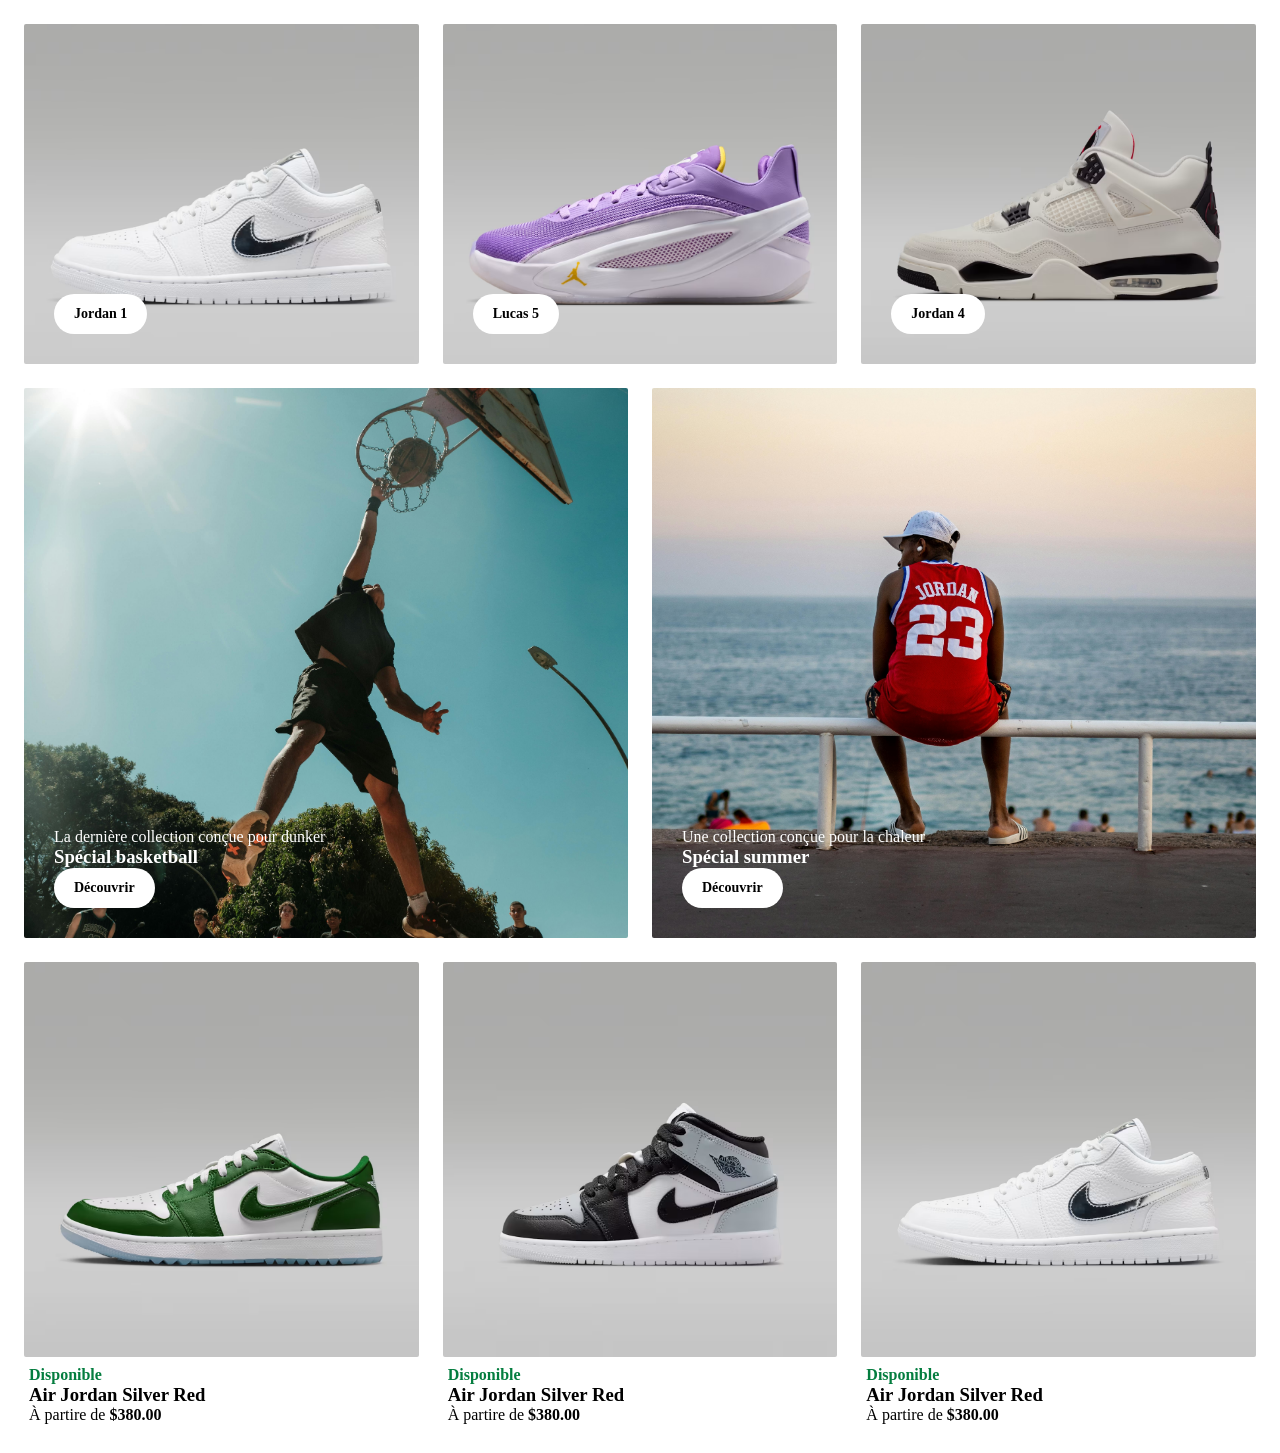
<file: 01_Module_1/index.html>
<!DOCTYPE html>
<html lang="fr">
<head>
    <meta charset="UTF-8">
    <meta name="viewport" content="width=device-width, initial-scale=1.0">
    <title>Accueil</title>
    <link rel="stylesheet" href="style.css">
</head>
<body>
   

    <section>
      
      <div class="flex-wrap">
        <article class="category-products card1">
          <a href="Page/Gallery/gallery-jordan1.html" class="btn btn-secondary">Jordan 1</a>

        </article>
        <article class="category-products card2">
          <a href="" class="btn btn-secondary">Lucas 5</a>

        </article>
        <article class="category-products card3">
          <a href="" class="btn btn-secondary">Jordan 4</a>

        </article>

      </div>

    </section>

    <section>
     
<div class="flex-wrap">


      <article class="popular-product article1">
        <div>
          <p>La dernière collection conçue pour dunker</p>
          <h3>Spécial basketball </h3>
          <div class="hero-ctas">
            <a href="#" class="btn btn-secondary">Découvrir</a>
          </div>
        </div>

      </article>
      <article class="popular-product article2">
        <div>
          <p>Une collection conçue pour la chaleur</p>
          <h3>Spécial summer </h3>
          <div class="hero-ctas">
            <a href="#" class="btn btn-secondary">Découvrir</a>
          </div>
        </div>

      </article>

</div>
    </section>
    
    <section>
     
         <div class="flex-wrap">
        <article class="product">
          <a href="Produits/produit.html">
          <img src="assets/AIR+JORDAN+1+LOW+G.png.avif" alt="" srcset="">
          <div class=" descripton-card">
            <div>
              <p class="stock">Disponible</p>
              <h3>Air Jordan Silver Red</h3>
              <p>À partire de <strong>$380.00</strong></p>
            </div>
           
          </div>
          </a>
        </article>

        <article class="product">
          <img src="assets/AIR+JORDAN+1+MID+(GS).png.avif" alt="" srcset="">
          <div class=" descripton-card">
            <div>
              <p class="stock">Disponible</p>
              <h3>Air Jordan Silver Red</h3>
              <p>À partire de <strong>$380.00</strong></p>
            </div>
           
          </div>
        </article>
        <article class="product">
          <img src="assets/WMNS+AIR+JORDAN+1+LOW+SE.png.avif" alt="" srcset="">
          <div class=" descripton-card">
            <div>
              <p class="stock">Disponible</p>
              <h3>Air Jordan Silver Red</h3>
              <p>À partire de <strong>$380.00</strong></p>
            </div>
      
          </div>
        </article>


      </div>
    </section>

</body>
</html>
</file>
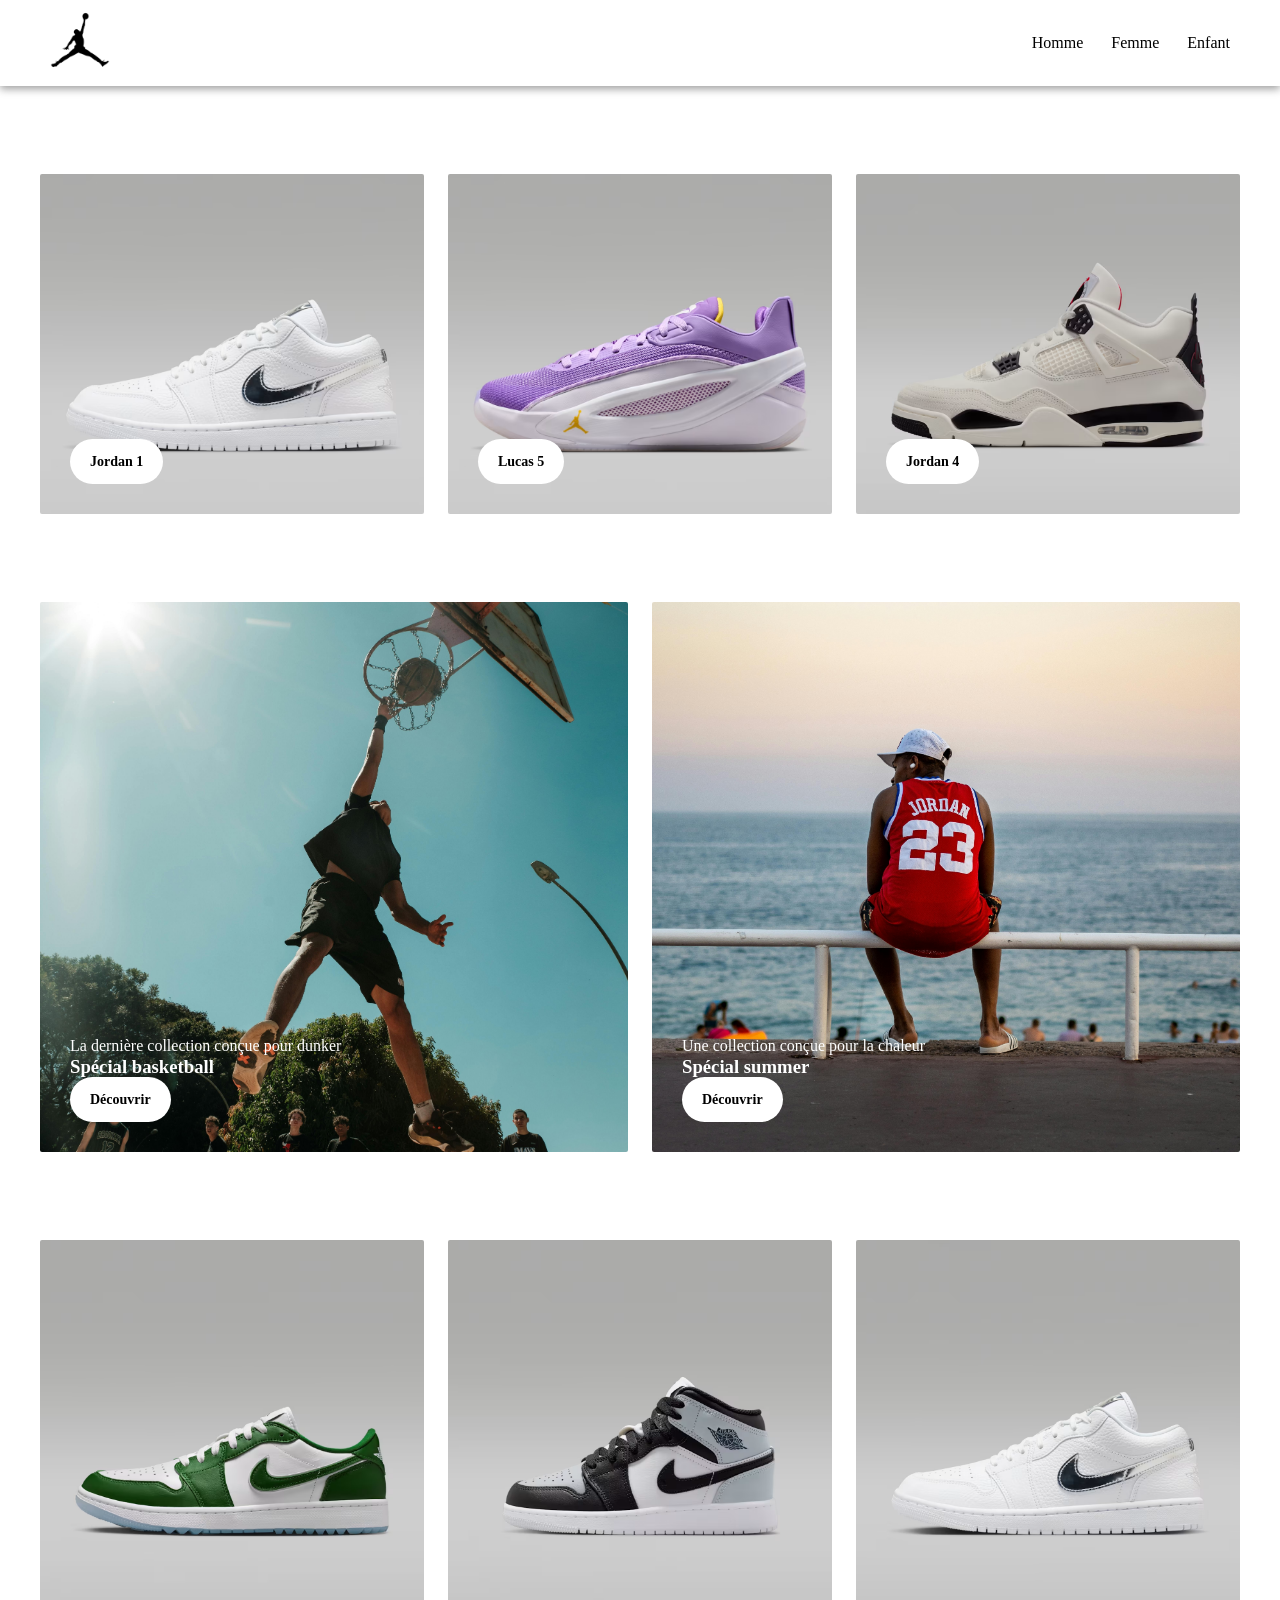
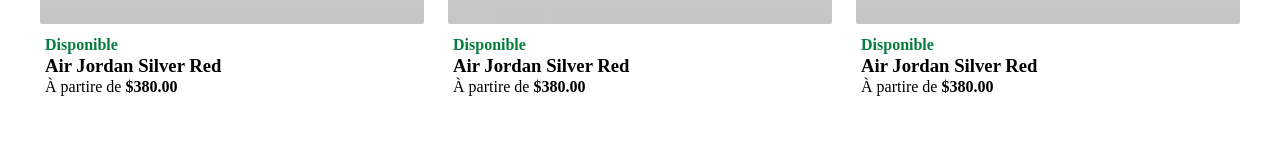
<file: 02_Module_2/index.html>
<!DOCTYPE html>
<html lang="fr">

<head>
  <meta charset="UTF-8">
  <meta name="viewport" content="width=device-width, initial-scale=1.0">
  <title>Mon site de chaussure - Acceuil</title>
  
<link rel="stylesheet" href="style.css">
</head>

<body>
  <header>
    <div class="container header-inner">
      <a href="index.html"><img src="assets/pngegg.png" class="logo" alt="" srcset=""></a>
      <nav>

        <a href="#pricing">Homme</a>
        <a href="#faq">Femme</a>
        <a href="#faq">Enfant</a>
       
      </nav>
    </div>
  </header>
 
  <main class="container">


    <section>
      <div class="flex-wrap">
        <article class="category-products card1">
          <a href="Page/Gallery/gallery-jordan1.html" class="btn btn-secondary">Jordan 1</a>

        </article>
        <article class="category-products card2">
          <a href="" class="btn btn-secondary">Lucas 5</a>

        </article>
        <article class="category-products card3">
          <a href="" class="btn btn-secondary">Jordan 4</a>

        </article>

      </div>

    </section>
    <section>
    
<div class="flex-wrap">


      <article class="popular-product article1">
        <div>
          <p>La dernière collection conçue pour dunker</p>
          <h3>Spécial basketball </h3>
          <div class="hero-ctas">
            <a href="#" class="btn btn-secondary">Découvrir</a>
          </div>
        </div>

      </article>
      <article class="popular-product article2">
        <div>
          <p>Une collection conçue pour la chaleur</p>
          <h3>Spécial summer </h3>
          <div class="hero-ctas">
            <a href="#" class="btn btn-secondary">Découvrir</a>
          </div>
        </div>

      </article>

</div>
    </section>
    <section>
    
         <div class="flex-wrap">
        <article class="product">
        
          <img src="assets/AIR+JORDAN+1+LOW+G.png.avif" alt="" srcset="">
          <div class=" descripton-card">
            <div>
              <p class="stock">Disponible</p>
              <h3>Air Jordan Silver Red</h3>
              <p>À partire de <strong>$380.00</strong></p>
            </div>
           
          </div>
    
        </article>

        <article class="product">
          <img src="assets/AIR+JORDAN+1+MID+(GS).png.avif" alt="" srcset="">
          <div class=" descripton-card">
            <div>
              <p class="stock">Disponible</p>
              <h3>Air Jordan Silver Red</h3>
              <p>À partire de <strong>$380.00</strong></p>
            </div>
           
          </div>
        </article>
        <article class="product">
          <img src="assets/WMNS+AIR+JORDAN+1+LOW+SE.png.avif" alt="" srcset="">
          <div class=" descripton-card">
            <div>
              <p class="stock">Disponible</p>
              <h3>Air Jordan Silver Red</h3>
              <p>À partire de <strong>$380.00</strong></p>
            </div>
      
          </div>
        </article>


      </div>
    </section>
  </main>
</body>

</html>
</file>
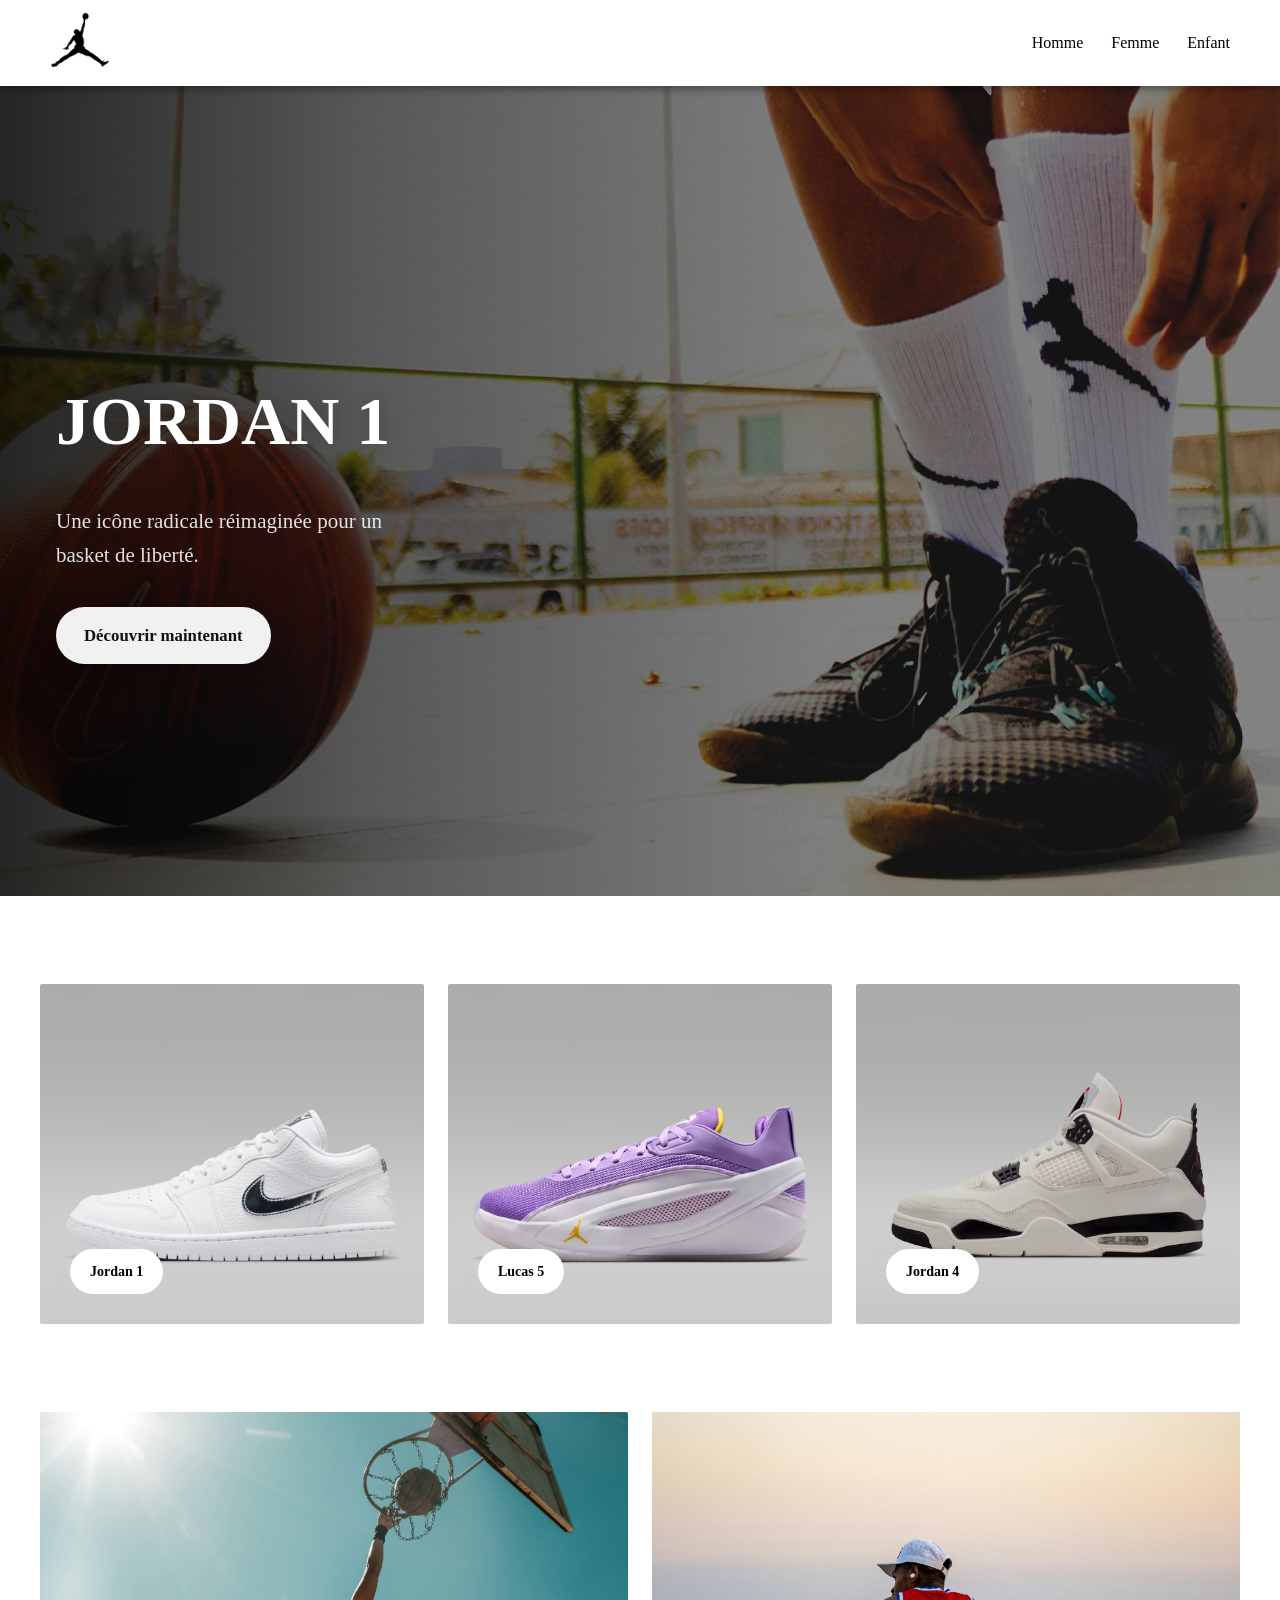
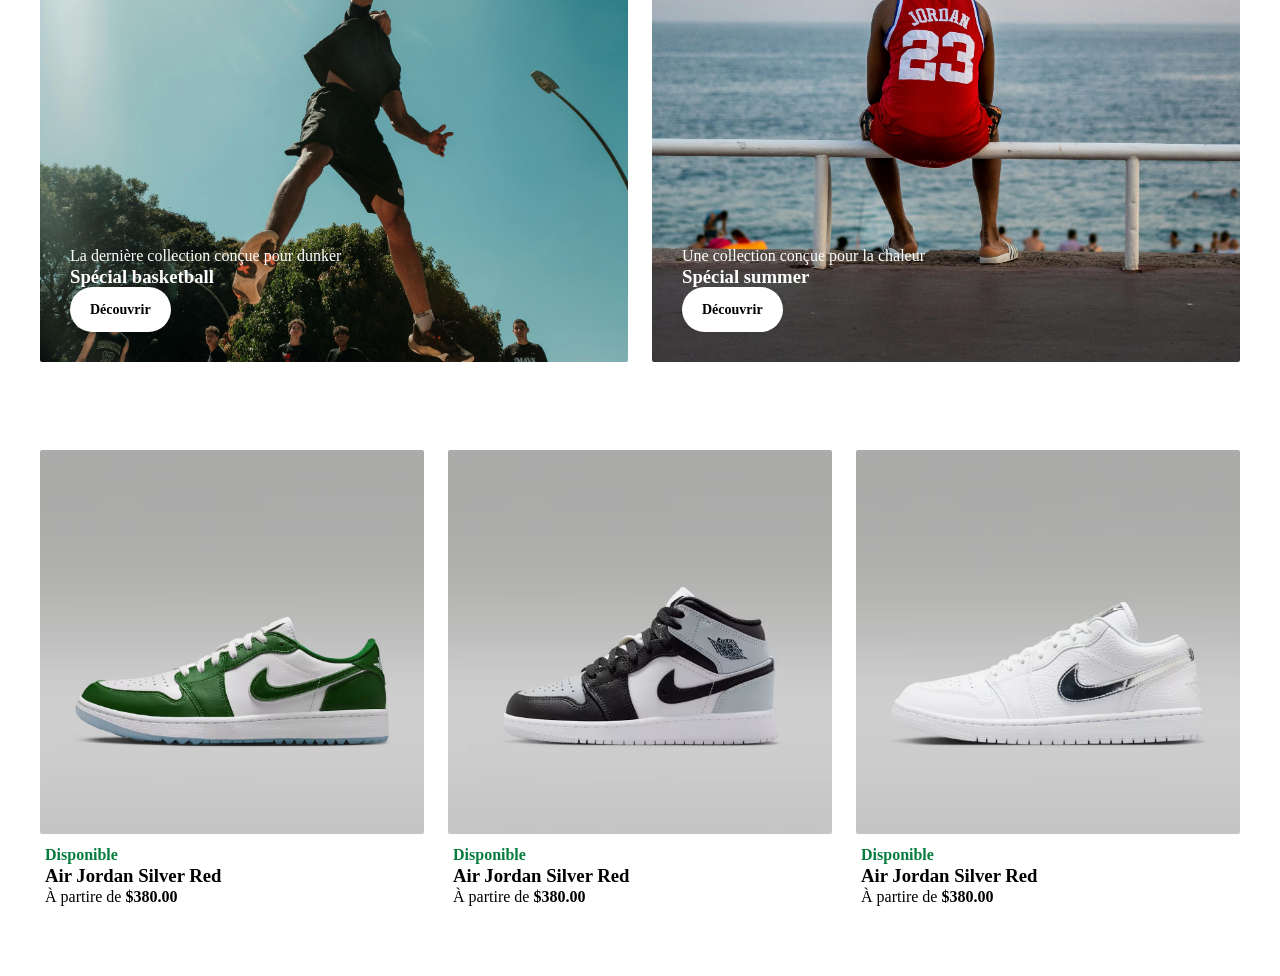
<file: 03_Module_3/index.html>
<!DOCTYPE html>
<html lang="fr">

<head>
  <meta charset="UTF-8">
  <meta name="viewport" content="width=device-width, initial-scale=1.0">
  <title>Mon site de chaussure - Acceuil</title>
  
<link rel="stylesheet" href="style.css">
  
</head>

<body>
  <header>
    <div class="container header-inner">
      <a href="index.html"><img src="assets/pngegg.png" class="logo" alt="" srcset=""></a>
      <nav>

        <a href="#pricing">Homme</a>
        <a href="#faq">Femme</a>
        <a href="#faq">Enfant</a>
       
      </nav>
    </div>
  </header>



  <section class="hero">
    <div class="hero__content">
      <h1 class="hero__title special-gothic-expanded-one-regular">Jordan 1</h1>
      <p class="hero__subtitle">
        Une icône radicale réimaginée pour un basket de liberté.
      </p>
      <a href="Page/Gallery/gallery-jordan1.html" class="hero-cta">Découvrir maintenant</a>
      
    </div>
  </section>
 
  <main class="container">


    <section>
      
      <div class="flex-wrap">
        <article class="category-products card1">
          <a href="Page/Gallery/gallery-jordan1.html" class="btn btn-secondary">Jordan 1</a>

        </article>
        <article class="category-products card2">
          <a href="" class="btn btn-secondary">Lucas 5</a>

        </article>
        <article class="category-products card3">
          <a href="" class="btn btn-secondary">Jordan 4</a>

        </article>

      </div>

    </section>
    <section>
     
<div class="flex-wrap">


      <article class="popular-product article1">
        <div>
          <p>La dernière collection conçue pour dunker</p>
          <h3>Spécial basketball </h3>
          <div class="hero-ctas">
            <a href="#" class="btn btn-secondary">Découvrir</a>
          </div>
        </div>

      </article>
      <article class="popular-product article2">
        <div>
          <p>Une collection conçue pour la chaleur</p>
          <h3>Spécial summer </h3>
          <div class="hero-ctas">
            <a href="#" class="btn btn-secondary">Découvrir</a>
          </div>
        </div>

      </article>

</div>
    </section>
    <section>
    
         <div class="flex-wrap">
        <article class="product">
      
          <img src="assets/AIR+JORDAN+1+LOW+G.png.avif" alt="" srcset="">
          <div class=" descripton-card">
            <div>
              <p class="stock">Disponible</p>
              <h3>Air Jordan Silver Red</h3>
              <p>À partire de <strong>$380.00</strong></p>
            </div>
           
          </div>
        
        </article>

        <article class="product">
          <img src="assets/AIR+JORDAN+1+MID+(GS).png.avif" alt="" srcset="">
          <div class=" descripton-card">
            <div>
              <p class="stock">Disponible</p>
              <h3>Air Jordan Silver Red</h3>
              <p>À partire de <strong>$380.00</strong></p>
            </div>
           
          </div>
        </article>
        <article class="product">
          <img src="assets/WMNS+AIR+JORDAN+1+LOW+SE.png.avif" alt="" srcset="">
          <div class=" descripton-card">
            <div>
              <p class="stock">Disponible</p>
              <h3>Air Jordan Silver Red</h3>
              <p>À partire de <strong>$380.00</strong></p>
            </div>
      
          </div>
        </article>


      </div>
    </section>
  </main>
</body>

</html>
</file>
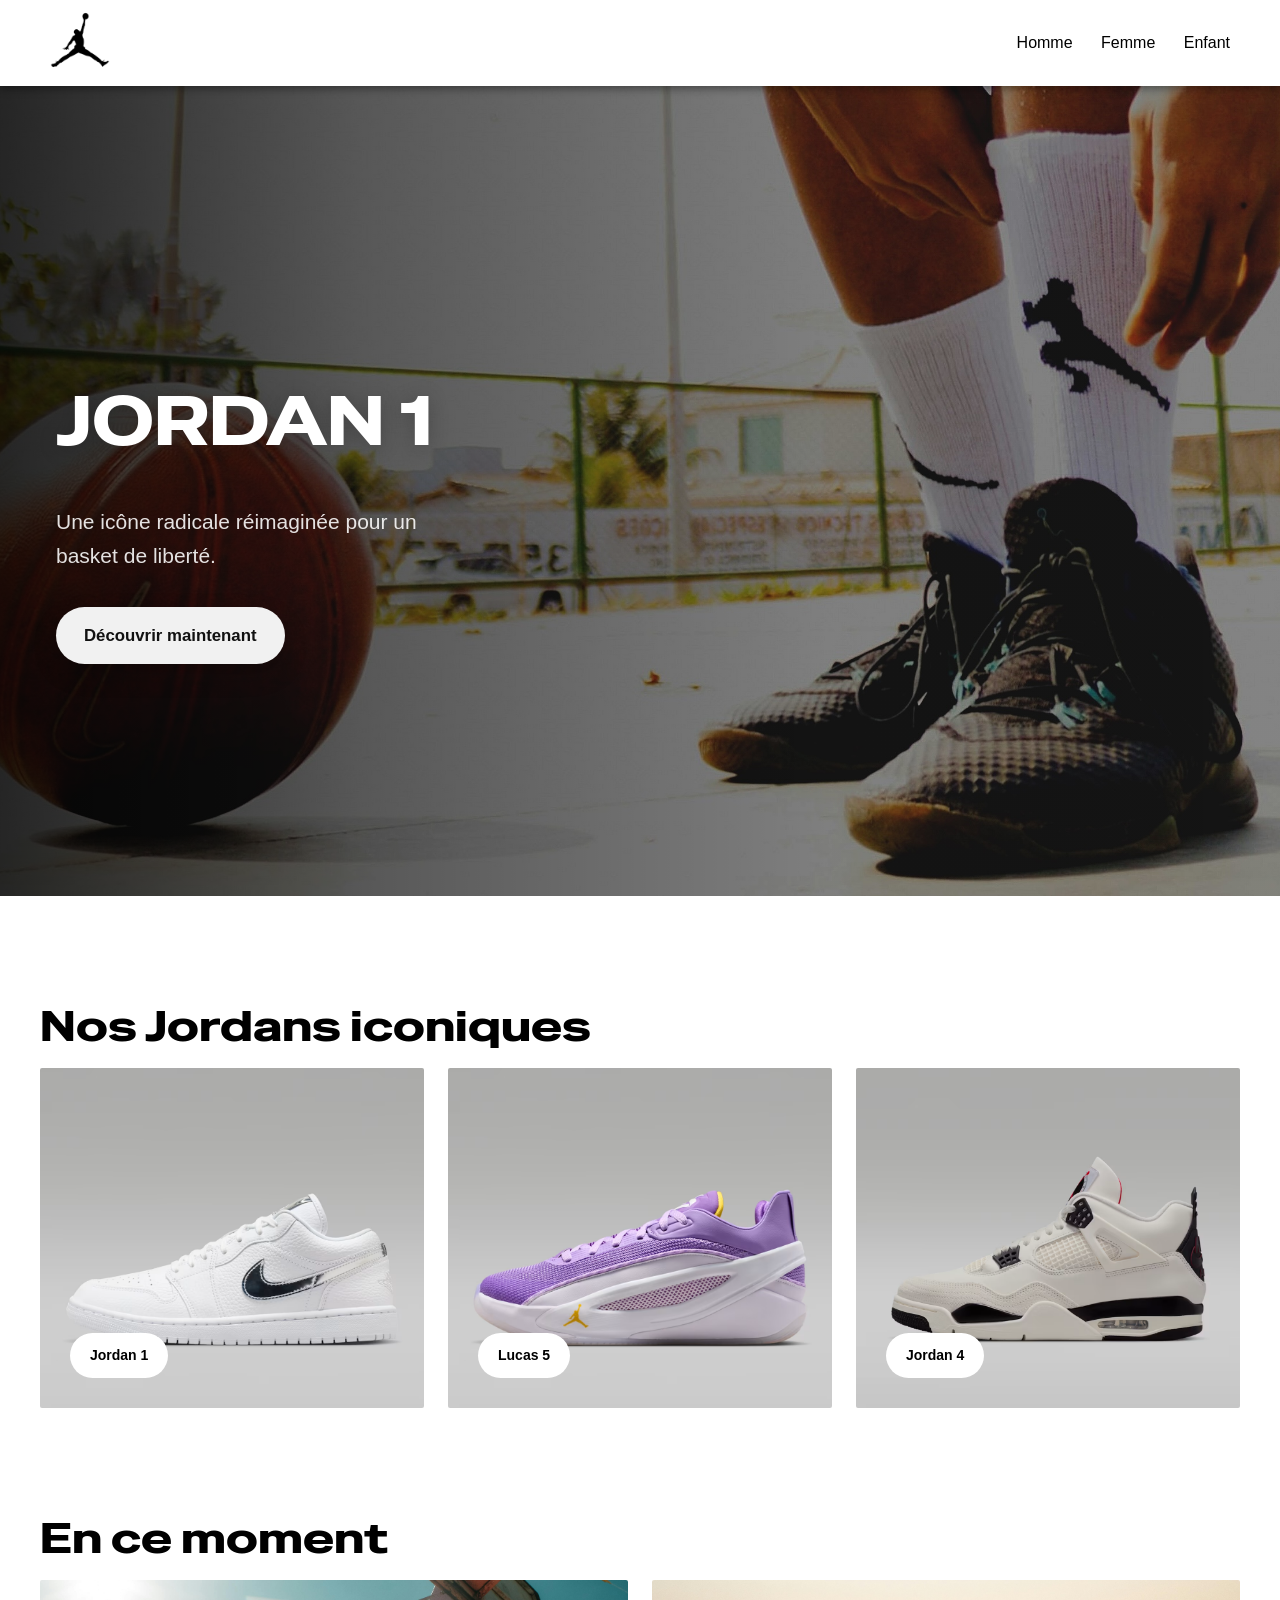
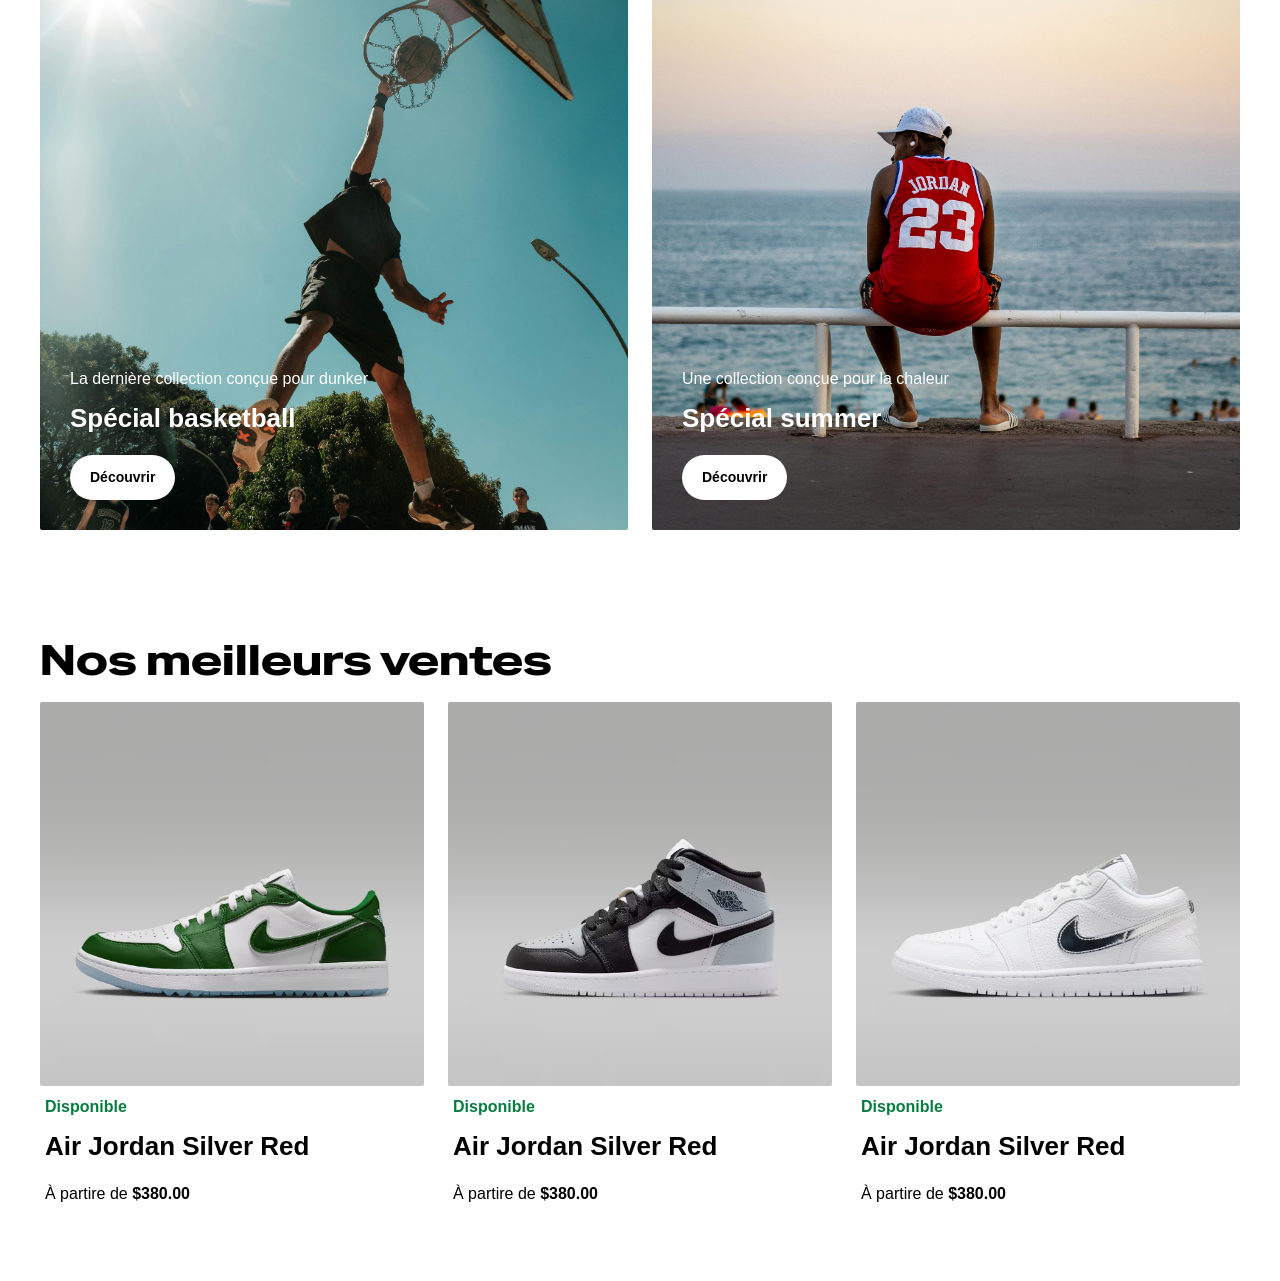
<file: 06_Module_6/index.html>
<!DOCTYPE html>
<html lang="fr">

<head>
  <meta charset="UTF-8">
  <meta name="viewport" content="width=device-width, initial-scale=1.0">
  <title>Mon site de chaussure - Acceuil</title>
  <link rel="preconnect" href="https://fonts.googleapis.com">
<link rel="preconnect" href="https://fonts.gstatic.com" crossorigin>
<link href="https://fonts.googleapis.com/css2?family=Special+Gothic+Expanded+One&display=swap" rel="stylesheet">
<link rel="stylesheet" href="style.css">
    <link rel="stylesheet" href="Page/Gallery/galery.css">
</head>

<body>
  <header>
    <div class="container header-inner">
      <a href="#"><img src="assets/pngegg.png" class="logo" alt="" srcset=""></a>
      <nav>

        <a href="#pricing">Homme</a>
        <a href="#faq">Femme</a>
        <a href="#faq">Enfant</a>
       
      </nav>
    </div>
  </header>



  <section class="hero">
    <div class="hero__content">
      <h1 class="hero__title special-gothic-expanded-one-regular">Jordan 1</h1>
      <p class="hero__subtitle">
        Une icône radicale réimaginée pour un basket de liberté.
      </p>
      <a href="#" class="hero-cta">Découvrir maintenant</a>
      
    </div>
  </section>
 
  <main class="container">


    <section>
      <h2 class="special-gothic-expanded-one-regular">Nos Jordans iconiques</h2>
      <div class="flex-wrap">
        <article class="category-products card1">
          <a href="#" class="btn btn-secondary">Jordan 1</a>

        </article>
        <article class="category-products card2">
          <a href="" class="btn btn-secondary">Lucas 5</a>

        </article>
        <article class="category-products card3">
          <a href="" class="btn btn-secondary">Jordan 4</a>

        </article>

      </div>

    </section>
    <section>
      <h2 class="special-gothic-expanded-one-regular">En ce moment </h2>
<div class="flex-wrap">


      <article class="popular-product article1">
        <div>
          <p>La dernière collection conçue pour dunker</p>
          <h3>Spécial basketball </h3>
          <div class="hero-ctas">
            <a href="#" class="btn btn-secondary">Découvrir</a>
          </div>
        </div>

      </article>
      <article class="popular-product article2">
        <div>
          <p>Une collection conçue pour la chaleur</p>
          <h3>Spécial summer </h3>
          <div class="hero-ctas">
            <a href="#" class="btn btn-secondary">Découvrir</a>
          </div>
        </div>

      </article>

</div>
    </section>
    <section>
      <h2 class="special-gothic-expanded-one-regular">Nos meilleurs ventes</h2>
         <div class="flex-wrap">
        <article class="product">
          <a href="#">
          <img src="Page/assets/AIR+JORDAN+1+LOW+G.png.avif" alt="" srcset="">
          <div class=" descripton-card">
            <div>
              <p class="stock">Disponible</p>
              <h3>Air Jordan Silver Red</h3>
              <p>À partire de <strong>$380.00</strong></p>
            </div>
           
          </div>
          </a>
        </article>

        <article class="product">
          <img src="Page/assets/AIR+JORDAN+1+MID+(GS).png.avif" alt="" srcset="">
          <div class=" descripton-card">
            <div>
              <p class="stock">Disponible</p>
              <h3>Air Jordan Silver Red</h3>
              <p>À partire de <strong>$380.00</strong></p>
            </div>
           
          </div>
        </article>
        <article class="product">
          <img src="Page/assets/WMNS+AIR+JORDAN+1+LOW+SE.png.avif" alt="" srcset="">
          <div class=" descripton-card">
            <div>
              <p class="stock">Disponible</p>
              <h3>Air Jordan Silver Red</h3>
              <p>À partire de <strong>$380.00</strong></p>
            </div>
      
          </div>
        </article>


      </div>
    </section>
  </main>
</body>

</html>
</file>
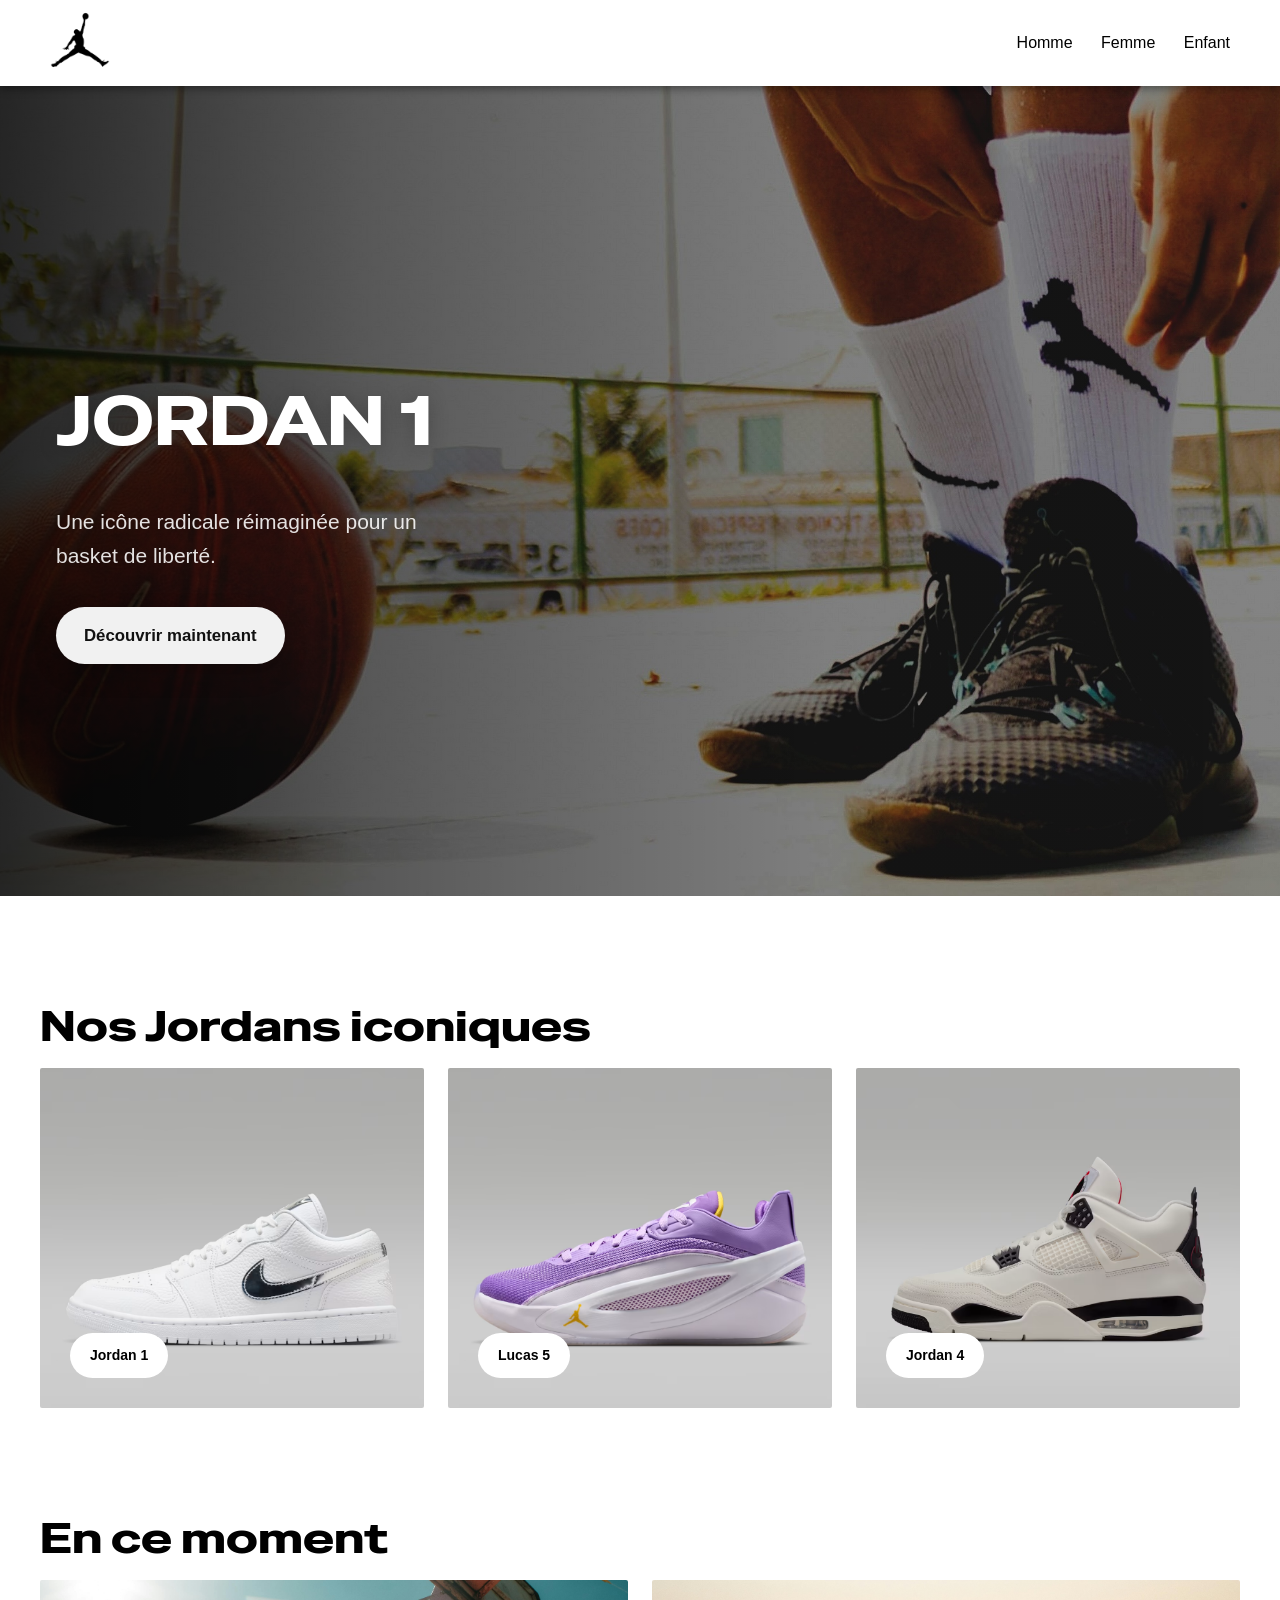
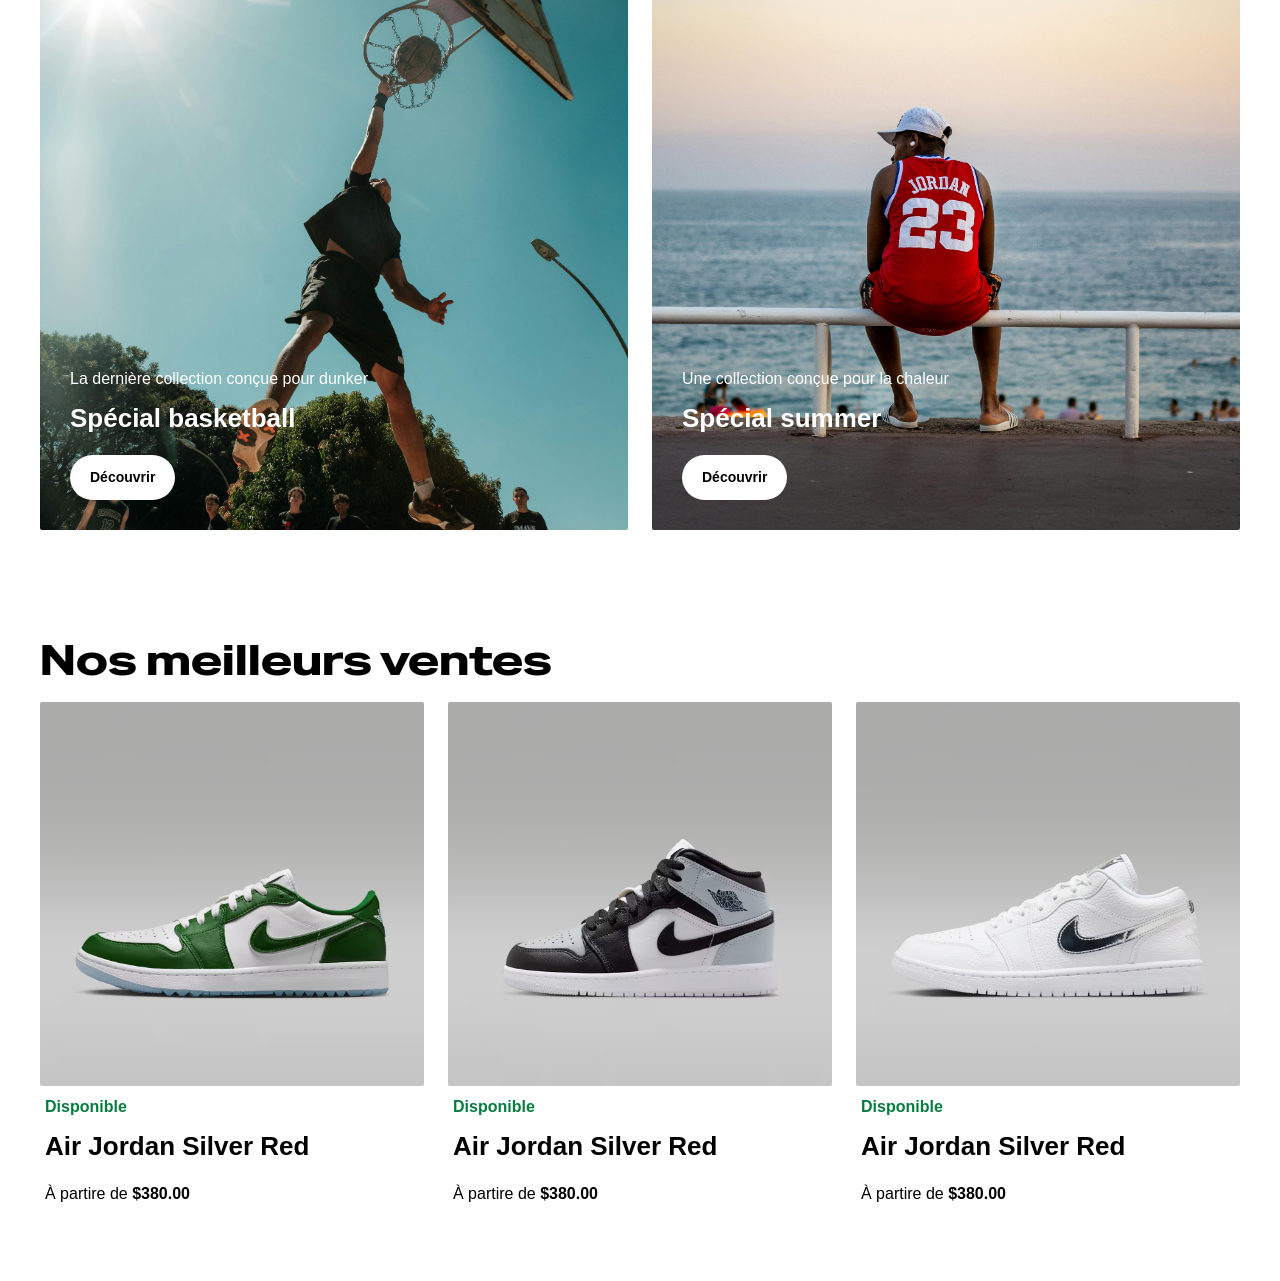
<file: 07_Final/index.html>
<!DOCTYPE html>
<html lang="fr">

<head>
  <meta charset="UTF-8">
  <meta name="viewport" content="width=device-width, initial-scale=1.0">
  <title>Mon site de chaussure - Acceuil</title>
  <link rel="preconnect" href="https://fonts.googleapis.com">
<link rel="preconnect" href="https://fonts.gstatic.com" crossorigin>
<link href="https://fonts.googleapis.com/css2?family=Special+Gothic+Expanded+One&display=swap" rel="stylesheet">
<link rel="stylesheet" href="style.css">
    <link rel="stylesheet" href="Page/Gallery/galery.css">
</head>

<body>
  <header>
    <div class="container header-inner">
      <a href="index.html"><img src="assets/pngegg.png" class="logo" alt="" srcset=""></a>
      <nav>

        <a href="#pricing">Homme</a>
        <a href="#faq">Femme</a>
        <a href="#faq">Enfant</a>
       
      </nav>
    </div>
  </header>



  <section class="hero">
    <div class="hero__content">
      <h1 class="hero__title special-gothic-expanded-one-regular">Jordan 1</h1>
      <p class="hero__subtitle">
        Une icône radicale réimaginée pour un basket de liberté.
      </p>
      <a href="Page/Gallery/gallery-jordan1.html" class="hero-cta">Découvrir maintenant</a>
      
    </div>
  </section>
 
  <main class="container">


    <section>
      <h2 class="special-gothic-expanded-one-regular">Nos Jordans iconiques</h2>
      <div class="flex-wrap">
        <article class="category-products card1">
          <a href="Page/Gallery/gallery-jordan1.html" class="btn btn-secondary">Jordan 1</a>

        </article>
        <article class="category-products card2">
          <a href="" class="btn btn-secondary">Lucas 5</a>

        </article>
        <article class="category-products card3">
          <a href="" class="btn btn-secondary">Jordan 4</a>

        </article>

      </div>

    </section>
    <section>
      <h2 class="special-gothic-expanded-one-regular">En ce moment </h2>
<div class="flex-wrap">


      <article class="popular-product article1">
        <div>
          <p>La dernière collection conçue pour dunker</p>
          <h3>Spécial basketball </h3>
          <div class="hero-ctas">
            <a href="#" class="btn btn-secondary">Découvrir</a>
          </div>
        </div>

      </article>
      <article class="popular-product article2">
        <div>
          <p>Une collection conçue pour la chaleur</p>
          <h3>Spécial summer </h3>
          <div class="hero-ctas">
            <a href="#" class="btn btn-secondary">Découvrir</a>
          </div>
        </div>

      </article>

</div>
    </section>
    <section>
      <h2 class="special-gothic-expanded-one-regular">Nos meilleurs ventes</h2>
         <div class="flex-wrap">
        <article class="product">
          <a href="Page/Produits/produit.html">
          <img src="Page/assets/AIR+JORDAN+1+LOW+G.png.avif" alt="" srcset="">
          <div class=" descripton-card">
            <div>
              <p class="stock">Disponible</p>
              <h3>Air Jordan Silver Red</h3>
              <p>À partire de <strong>$380.00</strong></p>
            </div>
           
          </div>
          </a>
        </article>

        <article class="product">
          <img src="Page/assets/AIR+JORDAN+1+MID+(GS).png.avif" alt="" srcset="">
          <div class=" descripton-card">
            <div>
              <p class="stock">Disponible</p>
              <h3>Air Jordan Silver Red</h3>
              <p>À partire de <strong>$380.00</strong></p>
            </div>
           
          </div>
        </article>
        <article class="product">
          <img src="Page/assets/WMNS+AIR+JORDAN+1+LOW+SE.png.avif" alt="" srcset="">
          <div class=" descripton-card">
            <div>
              <p class="stock">Disponible</p>
              <h3>Air Jordan Silver Red</h3>
              <p>À partire de <strong>$380.00</strong></p>
            </div>
      
          </div>
        </article>


      </div>
    </section>
  </main>
</body>

</html>
</file>
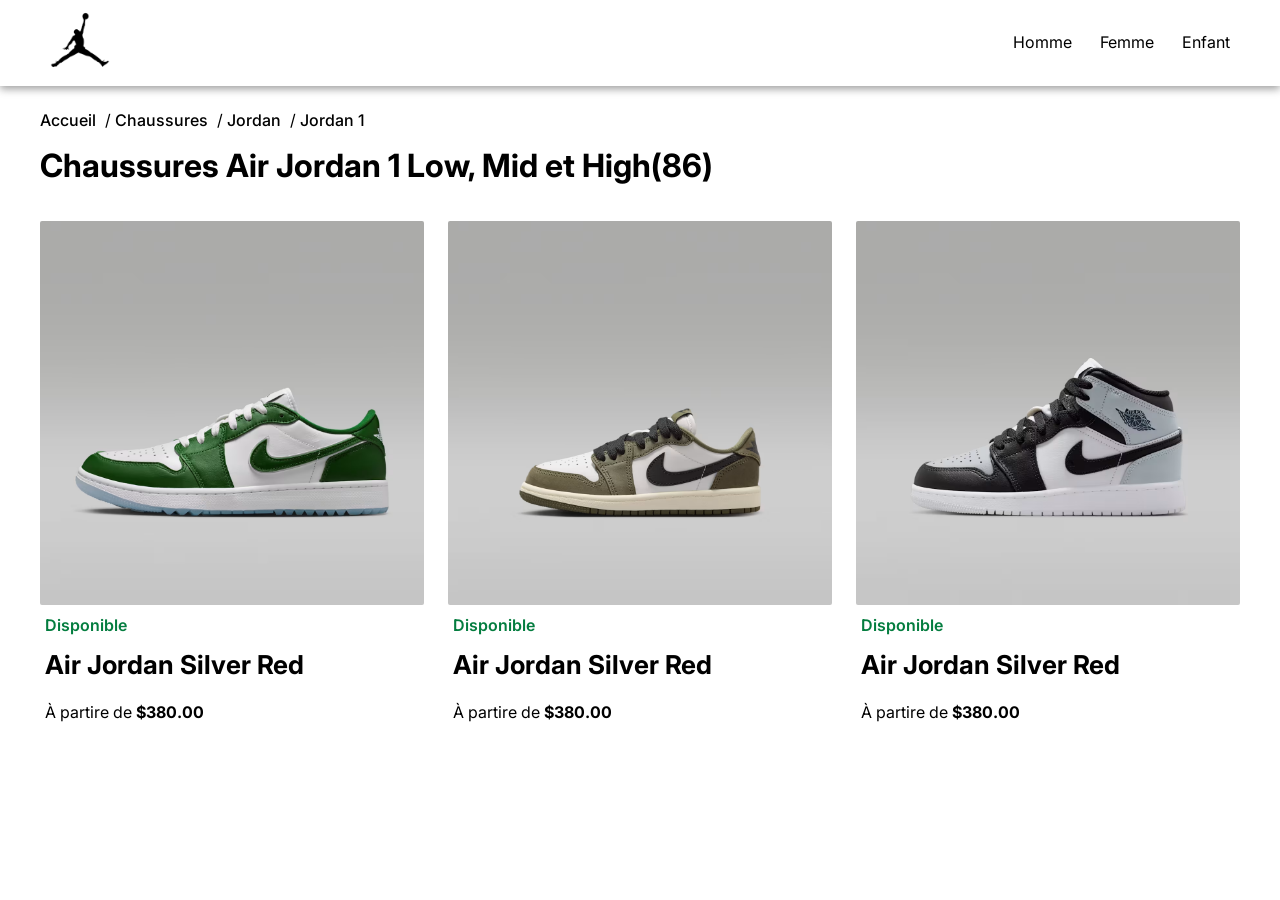
<file: 06_Module_6/Page/Gallery/gallery-jordan1.html>
<!DOCTYPE html>
<html lang="fr">

<head>
  <meta charset="UTF-8">
  <meta name="viewport" content="width=device-width, initial-scale=1.0">
  <title>Mon site de chaussure</title>
  <link href="https://fonts.googleapis.com/css2?family=Inter:wght@400;500;600;700&display=swap" rel="stylesheet">
  <link rel="stylesheet" href="../../style.css">
  <link rel="stylesheet" href="galery.css">
  <link rel="preconnect" href="https://fonts.googleapis.com">
  <link rel="preconnect" href="https://fonts.gstatic.com" crossorigin>
  <link
    href="https://fonts.googleapis.com/css2?family=Anton&family=Diphylleia&family=Sour+Gummy:ital,wght@0,100..900;1,100..900&display=swap"
    rel="stylesheet">
</head>

<body>
  <header>
    <div class="container header-inner">
      <a href="#"><img src="../../assets/pngegg.png" class="logo" alt="" srcset=""></a>
      <nav>

        <a href="#pricing">Homme</a>
        <a href="#faq">Femme</a>
        <a href="#faq">Enfant</a>
      </nav>
    </div>
  </header>


  <main class="container">
   
  
    <section>
      <div class="flex-column">
        <div>
          <a href="#" class="details">Accueil</a></li>
          <span>/</span>
          <a href="" class="details">Chaussures</a></li>
          <span>/</span>
          <a href="" class="details">Jordan</a>
          <span>/</span>
          <a href="#" class="details">Jordan 1</a>
        </div>
        <h1>
          Chaussures Air Jordan 1 Low, Mid et High(86)
        </h1>

        <!-- galery -->
        <div class="flex-wrap">
          <article class="product">
              <a href="#"> 
              <img src="../assets/AIR+JORDAN+1+LOW+G.png.avif" alt="" srcset="">
              <div class=" descripton-card">
                <div>
                  <p class="stock">Disponible</p>
                  <h3>Air Jordan Silver Red</h3>
                  <p>À partire de <strong>$380.00</strong></p>
                </div>
               
              </div>
            </a>
            </article>

          <article class="product">
            <img src="../assets/JORDAN+1+RETRO+LOW+OG+(PS).png.avif" alt="" srcset="">
            <div class=" descripton-card">
              <div>
                <p class="stock">Disponible</p>
                <h3>Air Jordan Silver Red</h3>
                <p>À partire de <strong>$380.00</strong></p>
              </div>
             
            </div>
          </article>
          <article class="product">
            <img src="../assets/AIR+JORDAN+1+MID+(GS).png.avif" alt="" srcset="">
            <div class=" descripton-card">
              <div>
                <p class="stock">Disponible</p>
                <h3>Air Jordan Silver Red</h3>
                <p>À partire de <strong>$380.00</strong></p>
              </div>
              
            </div>
          </article>


        </div>


    </section>

  </main>
</body>

</html>
</file>
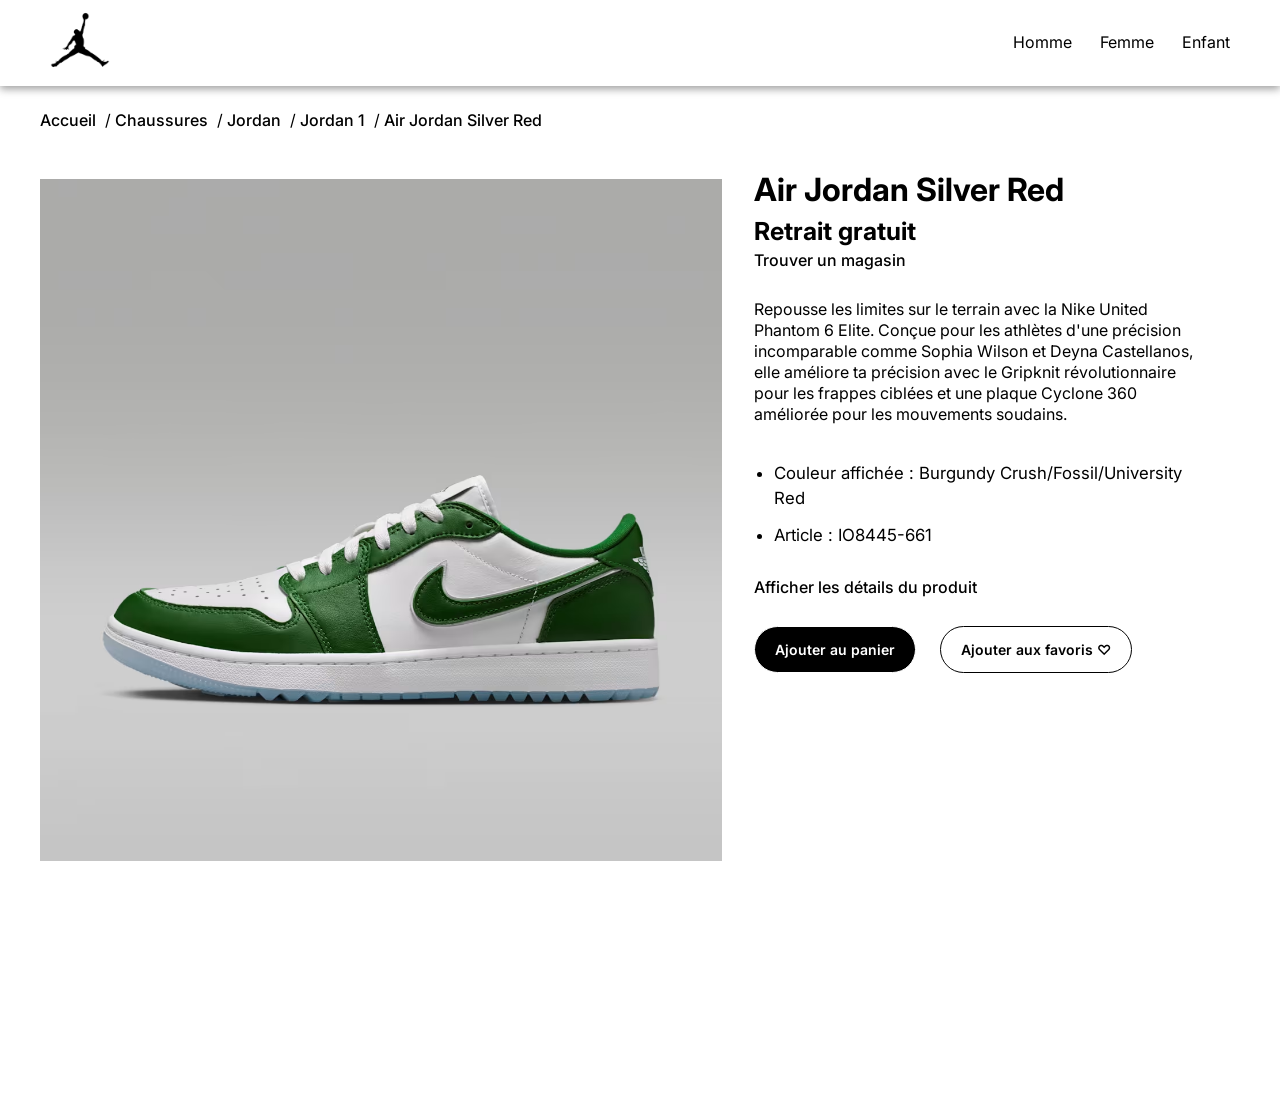
<file: 06_Module_6/Page/Produits/produit.html>
<!DOCTYPE html>
<html lang="fr">

<head>
    <meta charset="UTF-8" />
    <meta name="viewport" content="width=device-width, initial-scale=1.0" />
    <title>Fiche produit sport</title>
    <link rel="preconnect" href="https://fonts.googleapis.com">
    <link rel="preconnect" href="https://fonts.gstatic.com" crossorigin>
    <link href="https://fonts.googleapis.com/css2?family=Inter:wght@400;500;600;700&display=swap" rel="stylesheet">
    <link rel="stylesheet" href="../../style.css">
    <link rel="stylesheet" href="../Gallery/galery.css">
    <link rel="stylesheet" href="produit.css">

    
</head>

<body>
    <header>
        <div class="container header-inner">
            <a href="#"><img src="../../assets/pngegg.png" class="logo" alt="" srcset=""></a>
            <nav>

                <a href="#pricing">Homme</a>
                <a href="#faq">Femme</a>
                <a href="#faq">Enfant</a>

            </nav>
        </div>
    </header>

    <main class="container">
        <section class="flex-column">
            <div>
                <a href="#" class="details">Accueil</a></li>
                <span>/</span>
                <a href="" class="details">Chaussures</a></li>
                <span>/</span>
                <a href="" class="details">Jordan</a>
                <span>/</span>
                <a href="#" class="details">Jordan 1</a>
                <span>/</span>
                <a href="" class="details">Air Jordan Silver Red</a>

            </div>
            <section class="page">
                <div class="gallery" aria-label="Galerie produit">

                    <img src="../assets/AIR+JORDAN+1+LOW+G.png.avif" alt="Chaussure de football Nike" />

                </div>

                <div class="product" aria-label="Informations produit">


                    <div class="info-block">
                        <h1>Air Jordan Silver Red</h1>
                        <p class="info-title">Retrait gratuit</p>
                        <a href="#" class="details">Trouver un magasin</a>
                    </div>

                    <p>
                        Repousse les limites sur le terrain avec la Nike United Phantom 6 Elite. Conçue pour les
                        athlètes d'une précision incomparable comme Sophia Wilson et Deyna Castellanos, elle améliore ta
                        précision avec le Gripknit révolutionnaire pour les frappes ciblées et une plaque Cyclone 360
                        améliorée pour les mouvements soudains.
                    </p>

                    <ul class="bullets">
                        <li>Couleur affichée : Burgundy Crush/Fossil/University Red</li>
                        <li>Article : IO8445-661</li>
                    </ul>

                    <a href="#" class="details">Afficher les détails du produit</a>
                    <div class="flex-wrap">
                        <a class="btn btn-primary">Ajouter au panier</a>
                        <a class="btn btn-secondary">Ajouter aux favoris ♡</a>
                    </div>

                </div>
            </section>
    </main>
</body>

</html>
</file>
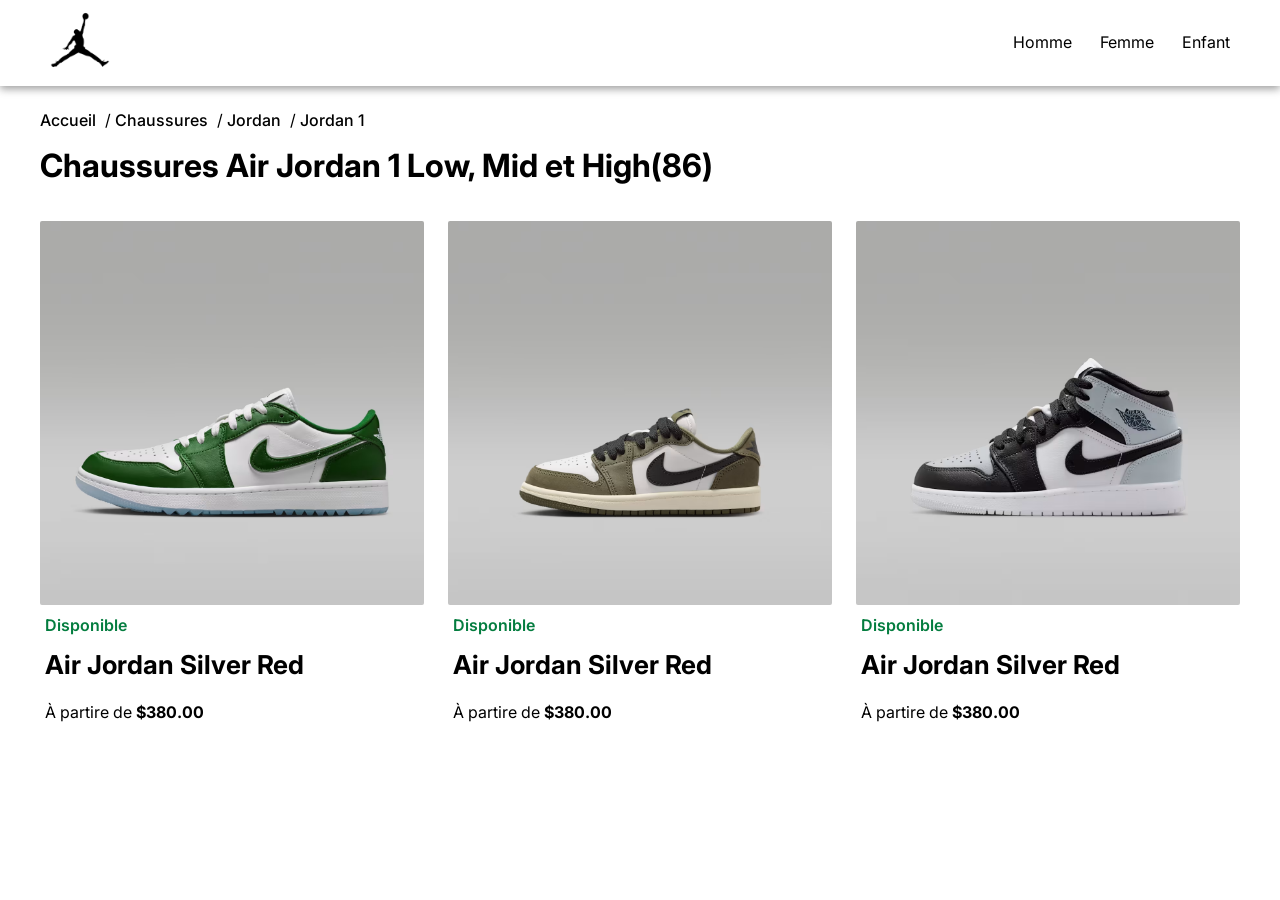
<file: 07_Final/Page/Gallery/gallery-jordan1.html>
<!DOCTYPE html>
<html lang="fr">

<head>
  <meta charset="UTF-8">
  <meta name="viewport" content="width=device-width, initial-scale=1.0">
  <title>Mon site de chaussure</title>
  <link href="https://fonts.googleapis.com/css2?family=Inter:wght@400;500;600;700&display=swap" rel="stylesheet">
  <link rel="stylesheet" href="../../style.css">
  <link rel="stylesheet" href="galery.css">
  <link rel="preconnect" href="https://fonts.googleapis.com">
  <link rel="preconnect" href="https://fonts.gstatic.com" crossorigin>
  <link
    href="https://fonts.googleapis.com/css2?family=Anton&family=Diphylleia&family=Sour+Gummy:ital,wght@0,100..900;1,100..900&display=swap"
    rel="stylesheet">
</head>

<body>
  <header>
    <div class="container header-inner">
      <a href="../../index.html"><img src="../../assets/pngegg.png" class="logo" alt="" srcset=""></a>
      <nav>

        <a href="#pricing">Homme</a>
        <a href="#faq">Femme</a>
        <a href="#faq">Enfant</a>
      </nav>
    </div>
  </header>


  <main class="container">
   
  
    <section>
      <div class="flex-column">
        <div>
          <a href="../../index.html" class="details">Accueil</a></li>
          <span>/</span>
          <a href="" class="details">Chaussures</a></li>
          <span>/</span>
          <a href="" class="details">Jordan</a>
          <span>/</span>
          <a href="../Gallery/gallery-jordan1.html" class="details">Jordan 1</a>
        </div>
        <h1>
          Chaussures Air Jordan 1 Low, Mid et High(86)
        </h1>

        <!-- galery -->
        <div class="flex-wrap">
          <article class="product">
              <a href="../Produits/produit.html"> 
              <img src="../assets/AIR+JORDAN+1+LOW+G.png.avif" alt="" srcset="">
              <div class=" descripton-card">
                <div>
                  <p class="stock">Disponible</p>
                  <h3>Air Jordan Silver Red</h3>
                  <p>À partire de <strong>$380.00</strong></p>
                </div>
               
              </div>
            </a>
            </article>

          <article class="product">
            <img src="../assets/JORDAN+1+RETRO+LOW+OG+(PS).png.avif" alt="" srcset="">
            <div class=" descripton-card">
              <div>
                <p class="stock">Disponible</p>
                <h3>Air Jordan Silver Red</h3>
                <p>À partire de <strong>$380.00</strong></p>
              </div>
             
            </div>
          </article>
          <article class="product">
            <img src="../assets/AIR+JORDAN+1+MID+(GS).png.avif" alt="" srcset="">
            <div class=" descripton-card">
              <div>
                <p class="stock">Disponible</p>
                <h3>Air Jordan Silver Red</h3>
                <p>À partire de <strong>$380.00</strong></p>
              </div>
              
            </div>
          </article>


        </div>


    </section>

  </main>
</body>

</html>
</file>
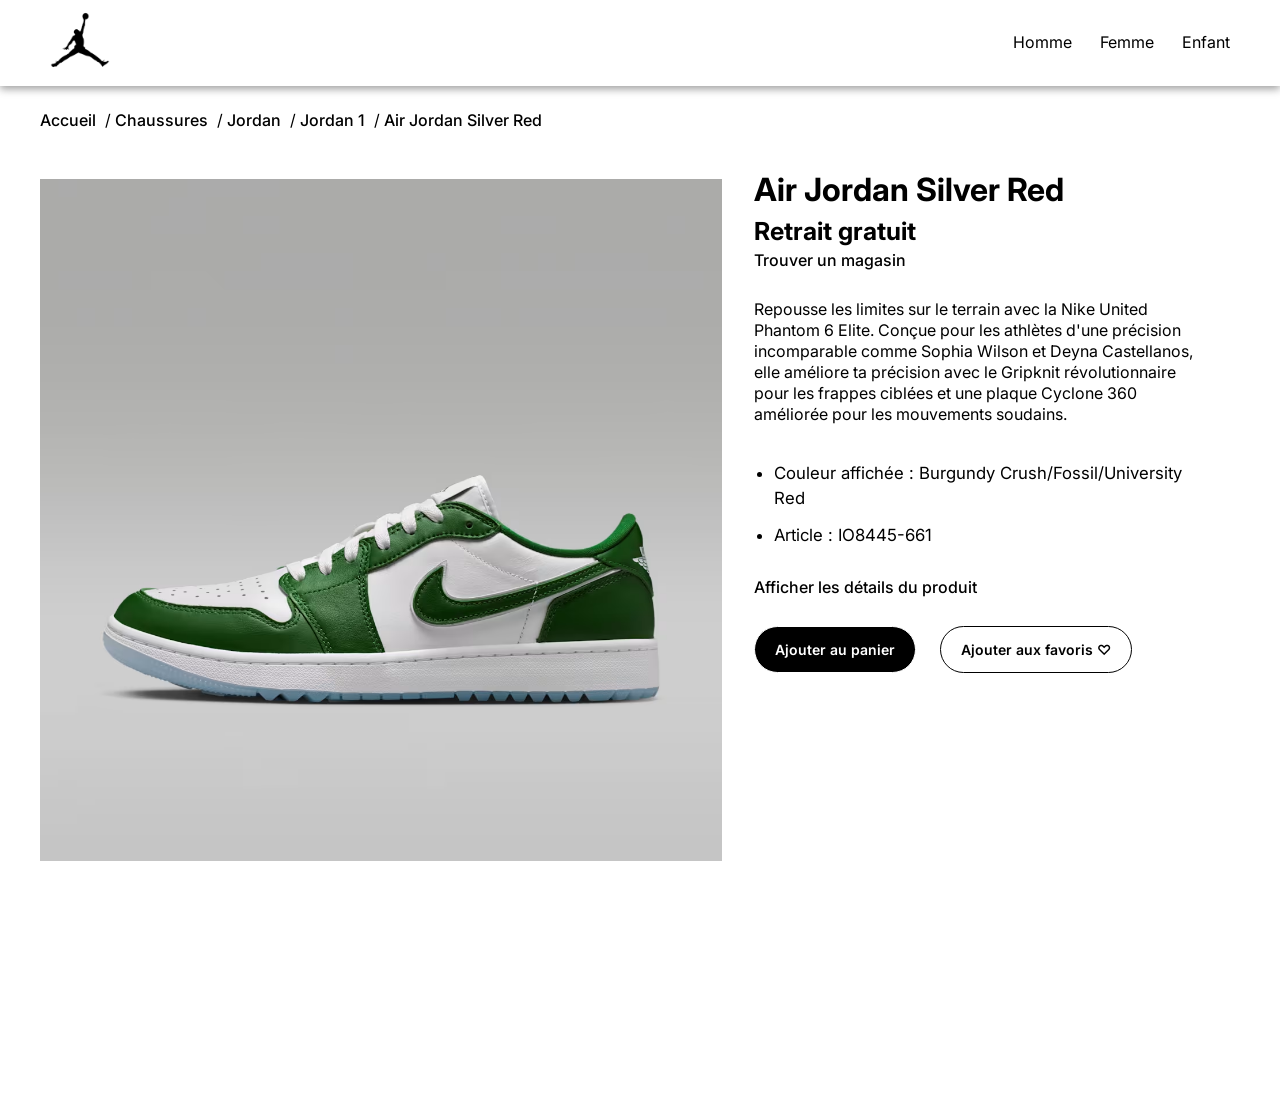
<file: 07_Final/Page/Produits/produit.html>
<!DOCTYPE html>
<html lang="fr">

<head>
    <meta charset="UTF-8" />
    <meta name="viewport" content="width=device-width, initial-scale=1.0" />
    <title>Fiche produit sport</title>
    <link rel="preconnect" href="https://fonts.googleapis.com">
    <link rel="preconnect" href="https://fonts.gstatic.com" crossorigin>
    <link href="https://fonts.googleapis.com/css2?family=Inter:wght@400;500;600;700&display=swap" rel="stylesheet">
    <link rel="stylesheet" href="../../style.css">
    <link rel="stylesheet" href="../Gallery/galery.css">
    <link rel="stylesheet" href="produit.css">

    
</head>

<body>
    <header>
        <div class="container header-inner">
            <a href="../../index.html"><img src="../../assets/pngegg.png" class="logo" alt="" srcset=""></a>
            <nav>

                <a href="#pricing">Homme</a>
                <a href="#faq">Femme</a>
                <a href="#faq">Enfant</a>

            </nav>
        </div>
    </header>

    <main class="container">
        <section class="flex-column">
            <div>
                <a href="../../index.html" class="details">Accueil</a></li>
                <span>/</span>
                <a href="" class="details">Chaussures</a></li>
                <span>/</span>
                <a href="" class="details">Jordan</a>
                <span>/</span>
                <a href="../Gallery/gallery-jordan1.html" class="details">Jordan 1</a>
                <span>/</span>
                <a href="" class="details">Air Jordan Silver Red</a>

            </div>
            <section class="page">
                <div class="gallery" aria-label="Galerie produit">

                    <img src="../assets/AIR+JORDAN+1+LOW+G.png.avif" alt="Chaussure de football Nike" />

                </div>

                <div class="product" aria-label="Informations produit">


                    <div class="info-block">
                        <h1>Air Jordan Silver Red</h1>
                        <p class="info-title">Retrait gratuit</p>
                        <a href="#" class="details">Trouver un magasin</a>
                    </div>

                    <p>
                        Repousse les limites sur le terrain avec la Nike United Phantom 6 Elite. Conçue pour les
                        athlètes d'une précision incomparable comme Sophia Wilson et Deyna Castellanos, elle améliore ta
                        précision avec le Gripknit révolutionnaire pour les frappes ciblées et une plaque Cyclone 360
                        améliorée pour les mouvements soudains.
                    </p>

                    <ul class="bullets">
                        <li>Couleur affichée : Burgundy Crush/Fossil/University Red</li>
                        <li>Article : IO8445-661</li>
                    </ul>

                    <a href="#" class="details">Afficher les détails du produit</a>
                    <div class="flex-wrap">
                        <a class="btn btn-primary">Ajouter au panier</a>
                        <a class="btn btn-secondary">Ajouter aux favoris ♡</a>
                    </div>

                </div>
            </section>
    </main>
</body>

</html>
</file>
<file: 01_Module_1/style.css>
:root {
  --primary: #000000;
  --secondary: #ffffff;
  --background: #ffffff;
  --text: #000000;
}

* {
  box-sizing: border-box;
  margin: 0;
  padding: 0;
}
* a {
    text-decoration: none;
    color: var(--primary);
  }


body {

  background: var(--background);
  color: var(--text);


}

.container {
  max-width: 1200px;
  margin: 0 auto;
  padding: 0 ;
}
/* BONTON */

.btn {
  text-decoration: none;
  border-radius: 90px;
  padding: 12px 20px;
  font-size: 14px;
  font-weight: 600;
  cursor: pointer;
  display: inline-flex;
  align-items: center;
  gap: 6px;
}

.btn-primary {
  background: var(--primary);
  color: var(--secondary);
  border: none;
}

.btn-secondary {
  background: var(--secondary);
  color: var(--primary);


}

.btn:hover {

  transform: translateY(-2px);
}



/* ARTICLE */
.flex-row {
  display: flex;
  gap: 24px;
}

.flex-column {
  display: flex;
  flex-direction: column;
  gap: 24px;

}

.flex-wrap {
  display: flex;
  flex-wrap: wrap;
  gap: 24px;

}
/* Popular product */
.popular-product {
  color: var(--secondary);
  min-height: 550px;
  background-size: cover;
  background-position: center;
  background-repeat: no-repeat;
  flex: 1 1 300px;
  border-radius: 2px;
  padding: 30px;
  display: flex;
  align-items: end;

}
.popular-product h3 {
    color: var(--secondary);
  }

.article1 {
  background-image: url(assets/article-basket.jpg);
}

.article2 {
  background-image: url(assets/article-ete.jpg);
}

.category-products {
  min-height: 340px;
  border-radius: 2px;
  background-size: cover;
  background-position: center;
  background-repeat: no-repeat;
  flex: 1 1 300px;
  display: flex;
  align-items: end;
  padding: 30px
}

.card1 {
  background-image: url("assets/jordan1.avif");
}

.card2 {
  background-image: url("assets/lucas5.avif");
}

.card3 {
  background-image: url("assets/jordan4.avif");
}

.product {
  min-height: 340px;
  border-radius: 2px;
  flex: 1 1 300px;



}

.product img {
  width: 100%;
  border-radius: 2px;
  object-fit: cover;
  /* REMPLIT sans déformer */
  object-position: center;
}

.stock {
  font-weight: 600;
  color: #047d3f;

}

.btn-product {
  max-width: 40px;
  max-height: 40px;
  text-decoration: none;
  border: none;
  border-radius: 99px;
  padding: 10px;
  font-size: 14px;
  font-weight: 500;
  cursor: pointer;
  display: inline-flex;
  align-items: center;
  background-color: black;
  margin-bottom: 8px;
}

.descripton-card {
  padding: 5px;
  display: flex;
  align-items: end;
  /* align-content: end; */
  justify-content: space-between;


}

.details {

  text-decoration: none;
  color: var(--text);
  font-weight: 500;
  margin-right: 5px;
}

.details:hover {
  text-decoration-line: underline;
}
section{
  margin: 24px;
}
</file>
<file: 02_Module_2/style.css>
:root {
  --primary: #000000;
  --secondary: #ffffff;
  --background: #ffffff;
  --text: #000000;
}

* {
  box-sizing: border-box;
  margin: 0;
  padding: 0;
}
* a {
    text-decoration: none;
    color: var(--primary);
  }


body {

  background: var(--background);
  color: var(--text);
  line-height: 21px;

}

.container {
  max-width: 1200px;
  margin: 0 auto;
  padding: 0 ;
}

/* HEADER */
header {
  position: sticky;
  top: 0;
  background: var(--background);
  border-bottom: 1px solid var(--secondary);
  z-index: 100;
 box-shadow: 0px 3px 8px 0px rgba(0,0,0,0.38);
 margin-bottom: 64px;

}

.header-inner {
  display: flex;
  justify-content: space-between;
  align-items: center;
  max-width: 1200px;
  margin: 0 auto;
  padding: 10px;

}

.logo {
  width: 60px;
}

nav a {
  margin-left: 24px;
  text-decoration: none;
  color: var(--text);

}

nav a:hover {
  text-decoration: underline;
}


.btn {
  text-decoration: none;
  border-radius: 90px;
  padding: 12px 20px;
  font-size: 14px;
  font-weight: 600;
  cursor: pointer;
  display: inline-flex;
  align-items: center;
  gap: 6px;
}

.btn-primary {
  background: var(--primary);
  color: var(--secondary);
  border: none;
}

.btn-secondary {
  background: var(--secondary);
  color: var(--primary);


}

.btn:hover {

  transform: translateY(-2px);
}



/* article */
.flex-row {
  display: flex;
  gap: 24px;
}

.flex-column {
  display: flex;
  flex-direction: column;
  gap: 24px;

}

.flex-wrap {
  display: flex;
  flex-wrap: wrap;
  gap: 24px;

}
/* Popular product */
.popular-product {
  color: var(--secondary);
  min-height: 550px;
  background-size: cover;
  background-position: center;
  background-repeat: no-repeat;
  flex: 1 1 300px;
  border-radius: 2px;
  padding: 30px;
  display: flex;
  align-items: end;

}
.popular-product h3 {
    color: var(--secondary);
  }

.article1 {
  background-image: url(assets/article-basket.jpg);
}

.article2 {
  background-image: url(assets/article-ete.jpg);
}

.category-products {
  min-height: 340px;
  border-radius: 2px;
  background-size: cover;
  background-position: center;
  background-repeat: no-repeat;
  flex: 1 1 300px;
  display: flex;
  align-items: end;
  padding: 30px
}

.card1 {
  background-image: url("assets/jordan1.avif");
}

.card2 {
  background-image: url("assets/lucas5.avif");
}

.card3 {
  background-image: url("assets/jordan4.avif");
}

.product {
  min-height: 340px;
  border-radius: 2px;
  flex: 1 1 300px;



}

.product img {
  width: 100%;
  border-radius: 2px;
  object-fit: cover;
  /* REMPLIT sans déformer */
  object-position: center;
}

.stock {
  font-weight: 600;
  color: #047d3f;

}

.btn-product {
  max-width: 40px;
  max-height: 40px;
  text-decoration: none;
  border: none;
  border-radius: 99px;
  padding: 10px;
  font-size: 14px;
  font-weight: 500;
  cursor: pointer;
  display: inline-flex;
  align-items: center;
  background-color: black;
  margin-bottom: 8px;
}

.descripton-card {
  padding: 5px;
  display: flex;
  align-items: end;
  /* align-content: end; */
  justify-content: space-between;


}

.details {

  text-decoration: none;
  color: var(--text);
  font-weight: 500;
  margin-right: 5px;
}

.details:hover {
  text-decoration-line: underline;
}

/* section */
section {
  padding-bottom: 64px;
  padding-top: 24px;
}
</file>
<file: 03_Module_3/style.css>
:root {
  --primary: #000000;
  --secondary: #ffffff;
  --background: #ffffff;
  --text: #000000;
}

* {
  box-sizing: border-box;
  margin: 0;
  padding: 0;
}
* a {
    text-decoration: none;
    color: var(--primary);
  }


body {

  background: var(--background);
  color: var(--text);
  line-height: 21px;

}


.container {
  max-width: 1200px;
  margin: 0 auto;
  padding: 0 ;
}

/* HEADER */
header {
  position: sticky;
  top: 0;
  background: var(--background);
  border-bottom: 1px solid var(--secondary);
  z-index: 100;
 box-shadow: 0px 3px 8px 0px rgba(0,0,0,0.38);


}

.header-inner {
  display: flex;
  justify-content: space-between;
  align-items: center;
  max-width: 1200px;
  margin: 0 auto;
  padding: 10px;

}

.logo {
  width: 60px;
}

nav a {
  margin-left: 24px;
  text-decoration: none;
  color: var(--text);

}

nav a:hover {
  text-decoration: underline;
}


.btn {
  text-decoration: none;
  border-radius: 90px;
  padding: 12px 20px;
  font-size: 14px;
  font-weight: 600;
  cursor: pointer;
  display: inline-flex;
  align-items: center;
  gap: 6px;
}

.btn-primary {
  background: var(--primary);
  color: var(--secondary);
  border: none;
}

.btn-secondary {
  background: var(--secondary);
  color: var(--primary);


}

.btn:hover {

  transform: translateY(-2px);
}



/* article */
.flex-row {
  display: flex;
  gap: 24px;
}

.flex-column {
  display: flex;
  flex-direction: column;
  gap: 24px;

}

.flex-wrap {
  display: flex;
  flex-wrap: wrap;
  gap: 24px;

}
/* Popular product */
.popular-product {
  color: var(--secondary);
  min-height: 550px;
  background-size: cover;
  background-position: center;
  background-repeat: no-repeat;
  flex: 1 1 300px;
  border-radius: 2px;
  padding: 30px;
  display: flex;
  align-items: end;

}
.popular-product h3 {
    color: var(--secondary);
  }

.article1 {
  background-image: url(assets/article-basket.jpg);
}

.article2 {
  background-image: url(assets/article-ete.jpg);
}

.category-products {
  min-height: 340px;
  border-radius: 2px;
  background-size: cover;
  background-position: center;
  background-repeat: no-repeat;
  flex: 1 1 300px;
  display: flex;
  align-items: end;
  padding: 30px
}

.card1 {
  background-image: url("assets/jordan1.avif");
}

.card2 {
  background-image: url("assets/lucas5.avif");
}

.card3 {
  background-image: url("assets/jordan4.avif");
}

.product {
  min-height: 340px;
  border-radius: 2px;
  flex: 1 1 300px;



}

.product img {
  width: 100%;
  border-radius: 2px;
  object-fit: cover;
  /* REMPLIT sans déformer */
  object-position: center;
}

.stock {
  font-weight: 600;
  color: #047d3f;

}

.btn-product {
  max-width: 40px;
  max-height: 40px;
  text-decoration: none;
  border: none;
  border-radius: 99px;
  padding: 10px;
  font-size: 14px;
  font-weight: 500;
  cursor: pointer;
  display: inline-flex;
  align-items: center;
  background-color: black;
  margin-bottom: 8px;
}

.descripton-card {
  padding: 5px;
  display: flex;
  align-items: end;
  /* align-content: end; */
  justify-content: space-between;


}

.details {

  text-decoration: none;
  color: var(--text);
  font-weight: 500;
  margin-right: 5px;
}

.details:hover {
  text-decoration-line: underline;
}

/* section */
section {
  padding-bottom: 64px;
  padding-top: 24px;
}

/* HERO */
.hero {
  min-height: 90vh;
  background-image:
    linear-gradient(90deg, rgba(0, 0, 0, .72) 0%, rgba(0, 0, 0, .35) 28%, rgba(0, 0, 0, .05) 65%, rgba(0, 0, 0, .02) 100%),
    url("assets/hero-page.jpg");
  background-size: cover;
  background-position: center;
  background-repeat: no-repeat;
  display: flex;
  align-items: center;
  padding: 48px 56px;
  color: #fff;
  margin-bottom: 64px;
}

.hero__content {
  max-width: 640px;
  z-index: 2;
  margin-top: 40px;
}

.hero__title {
  font-size: 68px;
  line-height: 84px;
  margin-top: 21px;
  margin-bottom: 42px;
  text-transform: uppercase;
  text-shadow: 0 2px 20px rgba(0, 0, 0, .22);
}

.hero__subtitle {
  font-size: 21px;
  line-height: 1.6;
  color: rgba(255, 255, 255, .88);
  margin-bottom: 34px;
  max-width: 32ch;
}

.hero-cta {
  display: inline-flex;
  align-items: center;
  justify-content: center;
  padding: 18px 28px;
  border-radius: 999px;
  background: #f1f1f1;
  color: #111;
  font-size: 1.05rem;
  font-weight: 700;
  text-decoration: none;
  box-shadow: 0 10px 24px rgba(0, 0, 0, .2);
  transition: transform .2s ease, background-color .2s ease;
}


.hero-cta:hover {
  transform: translateY(-2px);
  background: #ffffff;
}
</file>
<file: 06_Module_6/style.css>
:root {
  --primary: #000000;
  --secondary: #ffffff;
  --background: #ffffff;
  --text: #000000;
}

* {
  box-sizing: border-box;
  margin: 0;
  padding: 0;
}
* a {
    text-decoration: none;
    color: var(--primary);
  }


body {
  font-family: 'Inter', sans-serif;
  background: var(--background);
  color: var(--text);
  line-height: 21px;

}

/* FONT */
.special-gothic-expanded-one-regular {
  font-family: "Special Gothic Expanded One", sans-serif;
  font-weight: 400;
  font-style: normal;
}


h2, .h2 {
  font-size: 42px;
  line-height: 42px;
  margin-top: 21px;
  margin-bottom: 21px;
  color: var(--primary);

}

h3 {
   font-size: 26px;
  line-height: 42px;
  margin-bottom: 16px;
  color: var(--primary);

}

p {
  margin-bottom: 8px;
}

.container {
  max-width: 1200px;
  margin: 0 auto;
  padding: 0 ;
}

/* HEADER */
header {
  position: sticky;
  top: 0;
  background: var(--background);
  border-bottom: 1px solid var(--secondary);
  z-index: 100;
 box-shadow: 0px 3px 8px 0px rgba(0,0,0,0.38);

}

.header-inner {
  display: flex;
  justify-content: space-between;
  align-items: center;
  max-width: 1200px;
  margin: 0 auto;
  padding: 10px;

}

.logo {
  width: 60px;
}

nav a {
  margin-left: 24px;
  text-decoration: none;
  color: var(--text);

}

nav a:hover {
  text-decoration: underline;
}

/* HERO */
.hero {
  min-height: 90vh;
  background-image:
    linear-gradient(90deg, rgba(0, 0, 0, .72) 0%, rgba(0, 0, 0, .35) 28%, rgba(0, 0, 0, .05) 65%, rgba(0, 0, 0, .02) 100%),
    url("assets/hero-page.jpg");
  background-size: cover;
  background-position: center;
  background-repeat: no-repeat;
  display: flex;
  align-items: center;
  padding: 48px 56px;
  color: #fff;
  margin-bottom: 64px;
}

.hero__content {
  max-width: 640px;
  z-index: 2;
  margin-top: 40px;
}

.hero__title {
  font-size: 68px;
  line-height: 84px;
  margin-top: 21px;
  margin-bottom: 42px;
  text-transform: uppercase;
  text-shadow: 0 2px 20px rgba(0, 0, 0, .22);
}

.hero__subtitle {
  font-size: 21px;
  line-height: 1.6;
  color: rgba(255, 255, 255, .88);
  margin-bottom: 34px;
  max-width: 32ch;
}

.hero-cta {
  display: inline-flex;
  align-items: center;
  justify-content: center;
  padding: 18px 28px;
  border-radius: 999px;
  background: #f1f1f1;
  color: #111;
  font-size: 1.05rem;
  font-weight: 700;
  text-decoration: none;
  box-shadow: 0 10px 24px rgba(0, 0, 0, .2);
  transition: transform .2s ease, background-color .2s ease;
}


.hero-cta:hover {
  transform: translateY(-2px);
  background: #ffffff;
}

.btn {
  text-decoration: none;
  border-radius: 90px;
  padding: 12px 20px;
  font-size: 14px;
  font-weight: 600;
  cursor: pointer;
  display: inline-flex;
  align-items: center;
  gap: 6px;
}

.btn-primary {
  background: var(--primary);
  color: var(--secondary);
  border: none;
}

.btn-secondary {
  background: var(--secondary);
  color: var(--primary);


}

.btn:hover {

  transform: translateY(-2px);
}

.hero-meta {
  font-size: 12px;
  color: var(--text);
}


/* article */
.flex-row {
  display: flex;
  gap: 24px;
}

.flex-column {
  display: flex;
  flex-direction: column;
  gap: 24px;

}

.flex-wrap {
  display: flex;
  flex-wrap: wrap;
  gap: 24px;

}
/* section */
section {
  padding-bottom: 64px;
  padding-top: 24px;
}


/* Popular product */
.popular-product {
  color: var(--secondary);
  min-height: 550px;
  background-size: cover;
  background-position: center;
  background-repeat: no-repeat;
  flex: 1 1 300px;
  border-radius: 2px;
  padding: 30px;
  display: flex;
  align-items: end;

}
.popular-product h3 {
    color: var(--secondary);
  }

.article1 {
  background-image: url(assets/article-basket.jpg);
}

.article2 {
  background-image: url(assets/article-ete.jpg);
}

.category-products {
  min-height: 340px;
  border-radius: 2px;
  background-size: cover;
  background-position: center;
  background-repeat: no-repeat;
  flex: 1 1 300px;
  display: flex;
  align-items: end;
  padding: 30px
}

.card1 {
  background-image: url("assets/jordan1.avif");
}

.card2 {
  background-image: url("assets/lucas5.avif");
}

.card3 {
  background-image: url("assets/jordan4.avif");
}
</file>
<file: 06_Module_6/Page/Gallery/galery.css>
.product {
  min-height: 340px;
  border-radius: 2px;
  flex: 1 1 300px;



}

.product img {
  width: 100%;
  border-radius: 2px;
  object-fit: cover;
  /* REMPLIT sans déformer */
  object-position: center;
}

h1 {
  font-size: 32px;
  margin-top: 0;
  margin-bottom: 21px;

}

.stock {
  font-weight: 600;
  color: #047d3f;

}


.descripton-card {
  padding: 5px;
  display: flex;
  align-items: end;
  /* align-content: end; */
  justify-content: space-between;


}

.details {

  text-decoration: none;
  color: var(--text);
  font-weight: 500;
  margin-right: 5px;
}

.details:hover {
  text-decoration-line: underline;
}
</file>
<file: 07_Final/style.css>
:root {
  --primary: #000000;
  --secondary: #ffffff;
  --background: #ffffff;
  --text: #000000;
}

* {
  box-sizing: border-box;
  margin: 0;
  padding: 0;
}
* a {
    text-decoration: none;
    color: var(--primary);
  }


body {
  font-family: 'Inter', sans-serif;
  background: var(--background);
  color: var(--text);
  line-height: 21px;

}

/* FONT */
.special-gothic-expanded-one-regular {
  font-family: "Special Gothic Expanded One", sans-serif;
  font-weight: 400;
  font-style: normal;
}


h2, .h2 {
  font-size: 42px;
  line-height: 42px;
  margin-top: 21px;
  margin-bottom: 21px;
  color: var(--primary);

}

h3 {
   font-size: 26px;
  line-height: 42px;
  margin-bottom: 16px;
  color: var(--primary);

}

p {
  margin-bottom: 8px;
}

.container {
  max-width: 1200px;
  margin: 0 auto;
  padding: 0 ;
}

/* HEADER */
header {
  position: sticky;
  top: 0;
  background: var(--background);
  border-bottom: 1px solid var(--secondary);
  z-index: 100;
 box-shadow: 0px 3px 8px 0px rgba(0,0,0,0.38);

}

.header-inner {
  display: flex;
  justify-content: space-between;
  align-items: center;
  max-width: 1200px;
  margin: 0 auto;
  padding: 10px;

}

.logo {
  width: 60px;
}

nav a {
  margin-left: 24px;
  text-decoration: none;
  color: var(--text);

}

nav a:hover {
  text-decoration: underline;
}

/* HERO */
.hero {
  min-height: 90vh;
  background-image:
    linear-gradient(90deg, rgba(0, 0, 0, .72) 0%, rgba(0, 0, 0, .35) 28%, rgba(0, 0, 0, .05) 65%, rgba(0, 0, 0, .02) 100%),
    url("assets/hero-page.jpg");
  background-size: cover;
  background-position: center;
  background-repeat: no-repeat;
  display: flex;
  align-items: center;
  padding: 48px 56px;
  color: #fff;
  margin-bottom: 64px;
}

.hero__content {
  max-width: 640px;
  z-index: 2;
  margin-top: 40px;
}

.hero__title {
  font-size: 68px;
  line-height: 84px;
  margin-top: 21px;
  margin-bottom: 42px;
  text-transform: uppercase;
  text-shadow: 0 2px 20px rgba(0, 0, 0, .22);
}

.hero__subtitle {
  font-size: 21px;
  line-height: 1.6;
  color: rgba(255, 255, 255, .88);
  margin-bottom: 34px;
  max-width: 32ch;
}

.hero-cta {
  display: inline-flex;
  align-items: center;
  justify-content: center;
  padding: 18px 28px;
  border-radius: 999px;
  background: #f1f1f1;
  color: #111;
  font-size: 1.05rem;
  font-weight: 700;
  text-decoration: none;
  box-shadow: 0 10px 24px rgba(0, 0, 0, .2);
  transition: transform .2s ease, background-color .2s ease;
}


.hero-cta:hover {
  transform: translateY(-2px);
  background: #ffffff;
}

.btn {
  text-decoration: none;
  border-radius: 90px;
  padding: 12px 20px;
  font-size: 14px;
  font-weight: 600;
  cursor: pointer;
  display: inline-flex;
  align-items: center;
  gap: 6px;
}

.btn-primary {
  background: var(--primary);
  color: var(--secondary);
  border: none;
}

.btn-secondary {
  background: var(--secondary);
  color: var(--primary);


}

.btn:hover {

  transform: translateY(-2px);
}

.hero-meta {
  font-size: 12px;
  color: var(--text);
}


/* article */
.flex-row {
  display: flex;
  gap: 24px;
}

.flex-column {
  display: flex;
  flex-direction: column;
  gap: 24px;

}

.flex-wrap {
  display: flex;
  flex-wrap: wrap;
  gap: 24px;

}
/* section */
section {
  padding-bottom: 64px;
  padding-top: 24px;
}


/* Popular product */
.popular-product {
  color: var(--secondary);
  min-height: 550px;
  background-size: cover;
  background-position: center;
  background-repeat: no-repeat;
  flex: 1 1 300px;
  border-radius: 2px;
  padding: 30px;
  display: flex;
  align-items: end;

}
.popular-product h3 {
    color: var(--secondary);
  }

.article1 {
  background-image: url(assets/article-basket.jpg);
}

.article2 {
  background-image: url(assets/article-ete.jpg);
}

.category-products {
  min-height: 340px;
  border-radius: 2px;
  background-size: cover;
  background-position: center;
  background-repeat: no-repeat;
  flex: 1 1 300px;
  display: flex;
  align-items: end;
  padding: 30px
}

.card1 {
  background-image: url("assets/jordan1.avif");
}

.card2 {
  background-image: url("assets/lucas5.avif");
}

.card3 {
  background-image: url("assets/jordan4.avif");
}
</file>
<file: 07_Final/Page/Gallery/galery.css>
.product {
  min-height: 340px;
  border-radius: 2px;
  flex: 1 1 300px;



}

.product img {
  width: 100%;
  border-radius: 2px;
  object-fit: cover;
  /* REMPLIT sans déformer */
  object-position: center;
}

h1 {
  font-size: 32px;
  margin-top: 0;
  margin-bottom: 21px;

}

.stock {
  font-weight: 600;
  color: #047d3f;

}


.descripton-card {
  padding: 5px;
  display: flex;
  align-items: end;
  /* align-content: end; */
  justify-content: space-between;


}

.details {

  text-decoration: none;
  color: var(--text);
  font-weight: 500;
  margin-right: 5px;
}

.details:hover {
  text-decoration-line: underline;
}
</file>
<file: 06_Module_6/Page/Produits/produit.css>
.page {
            min-height: 100vh;
            display: grid;
            grid-template-columns: 1.25fr 0.95fr;
        }

        .gallery {


            img {
                width: 100%;
            }
        }

        .product {
            padding: 0 32px 28px;
            display: flex;
            flex-direction: column;
            gap: 28px;
        }

        .info-title {
            font-size: 1.55rem;
            font-weight: 700;
        }

        .bullets {
            padding-left: 20px;
            display: grid;
            gap: 12px;
            font-size: 1.05rem;
            line-height: 1.5;
        }

        .details-link {
            font-size: 1.15rem;
            font-weight: 600;
            text-decoration: underline;
            text-underline-offset: 5px;
            display: inline-block;
            width: fit-content;
            margin-top: 6px;
        }

        .btn {
            border: 1px solid;
        }
</file>
<file: 07_Final/Page/Produits/produit.css>
.page {
            min-height: 100vh;
            display: grid;
            grid-template-columns: 1.25fr 0.95fr;
        }

        .gallery {


            img {
                width: 100%;
            }
        }

        .product {
            padding: 0 32px 28px;
            display: flex;
            flex-direction: column;
            gap: 28px;
        }

        .info-title {
            font-size: 1.55rem;
            font-weight: 700;
        }

        .bullets {
            padding-left: 20px;
            display: grid;
            gap: 12px;
            font-size: 1.05rem;
            line-height: 1.5;
        }

        .details-link {
            font-size: 1.15rem;
            font-weight: 600;
            text-decoration: underline;
            text-underline-offset: 5px;
            display: inline-block;
            width: fit-content;
            margin-top: 6px;
        }

        .btn {
            border: 1px solid;
        }
</file>
